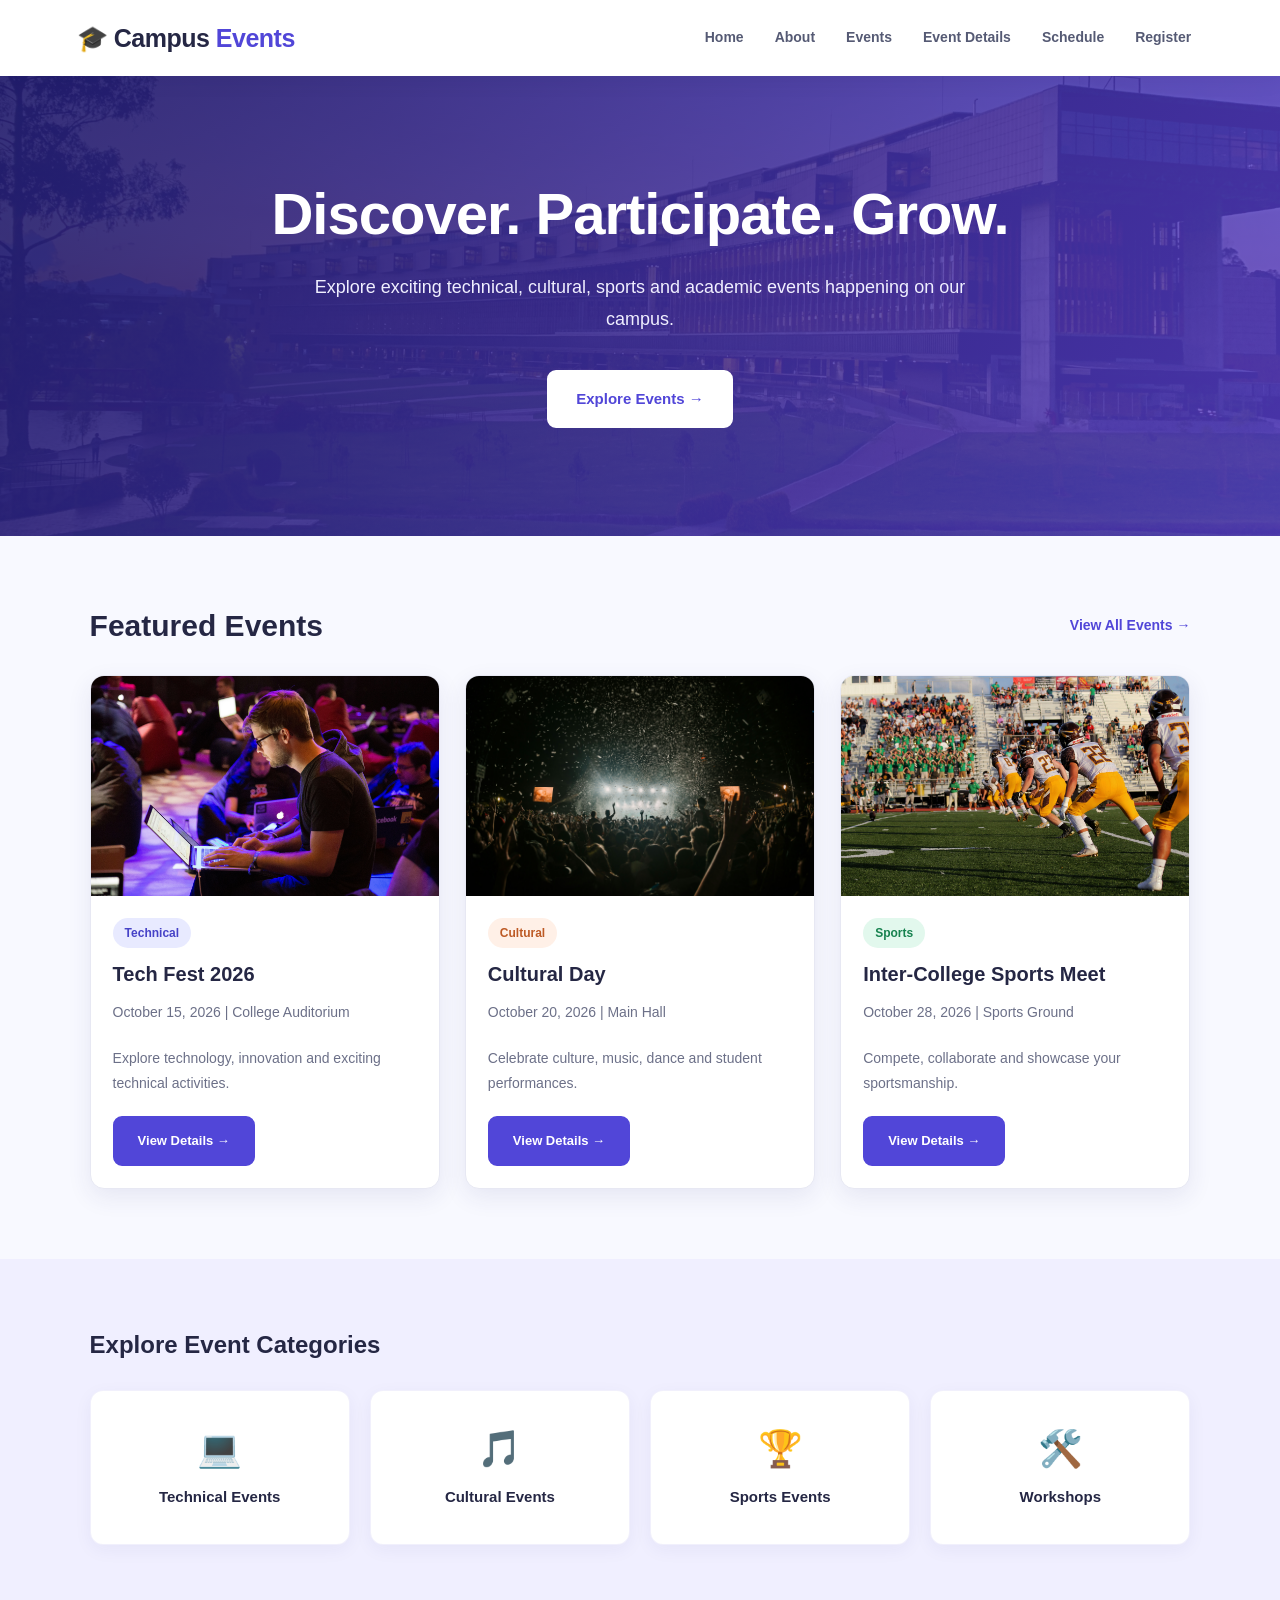
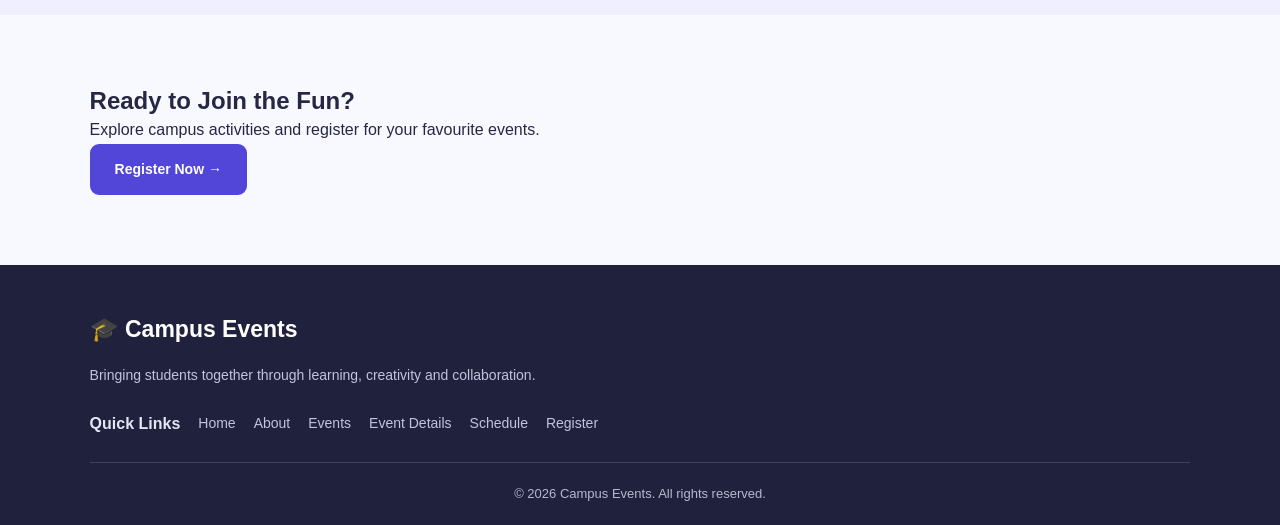
<file: index.html>
<!DOCTYPE html>
<html lang="en">
<head>
    <meta charset="UTF-8">
    <meta name="viewport" content="width=device-width, initial-scale=1.0">
    <title>Campus Events | Home</title>
    <link rel="stylesheet" href="./style.css">
</head>
<body>

<header class="navbar">
    <a href="./index.html" class="logo">🎓 Campus <span>Events</span></a>

    <nav class="nav-links">
        <a href="./index.html">Home</a>
        <a href="./about.html">About</a>
        <a href="./event.html">Events</a>
        <a href="./eventdetails.html">Event Details</a>
        <a href="./schedule.html">Schedule</a>
        <a href="./register.html">Register</a>
    </nav>
</header>

<main>
    <section class="hero">
        <div class="hero-content">
            <h1>Discover. Participate. Grow.</h1>
            <p>Explore exciting technical, cultural, sports and academic events happening on our campus.</p>
            <a href="./event.html" class="btn">Explore Events →</a>
        </div>
    </section>

    <section class="section">
        <div class="section-heading">
            <h2>Featured Events</h2>
            <a href="./event.html" class="view-all">View All Events →</a>
        </div>

        <div class="event-grid">
            <article class="event-card">
                <img src="./images/tech.jpg" alt="Tech Fest" class="event-image">
                <div class="event-content">
                    <span class="tag technical">Technical</span>
                    <h3>Tech Fest 2026</h3>
                    <p>October 15, 2026 | College Auditorium</p>
                    <p>Explore technology, innovation and exciting technical activities.</p>
                    <a href="./eventdetails.html" class="btn">View Details →</a>
                </div>
            </article>

            <article class="event-card">
                <img src="./images/cultural.jpg" alt="Cultural Day" class="event-image">
                <div class="event-content">
                    <span class="tag cultural">Cultural</span>
                    <h3>Cultural Day</h3>
                    <p>October 20, 2026 | Main Hall</p>
                    <p>Celebrate culture, music, dance and student performances.</p>
                    <a href="./eventdetails.html" class="btn">View Details →</a>
                </div>
            </article>

            <article class="event-card">
                <img src="./images/sport.jpg" alt="Sports Meet" class="event-image">
                <div class="event-content">
                    <span class="tag sports">Sports</span>
                    <h3>Inter-College Sports Meet</h3>
                    <p>October 28, 2026 | Sports Ground</p>
                    <p>Compete, collaborate and showcase your sportsmanship.</p>
                    <a href="./eventdetails.html" class="btn">View Details →</a>
                </div>
            </article>
        </div>
    </section>

    <section class="section categories-section">
        <h2>Explore Event Categories</h2>
        <div class="category-grid">
            <a href="./event.html" class="category technical-bg">
                <span class="category-icon">💻</span>
                <span>Technical Events</span>
            </a>
            <a href="./event.html" class="category cultural-bg">
                <span class="category-icon">🎵</span>
                <span>Cultural Events</span>
            </a>
            <a href="./event.html" class="category sports-bg">
                <span class="category-icon">🏆</span>
                <span>Sports Events</span>
            </a>
            <a href="./event.html" class="category workshop-bg">
                <span class="category-icon">🛠️</span>
                <span>Workshops</span>
            </a>
        </div>
    </section>

    <section class="section">
        <h2>Ready to Join the Fun?</h2>
        <p>Explore campus activities and register for your favourite events.</p>
        <a href="./register.html" class="btn">Register Now →</a>
    </section>
</main>

<footer class="footer">
    <div class="footer-about">
        <h3>🎓 Campus Events</h3>
        <p>Bringing students together through learning, creativity and collaboration.</p>
    </div>

    <div class="footer-links">
        <h4>Quick Links</h4>
        <a href="./index.html">Home</a>
        <a href="./about.html">About</a>
        <a href="./event.html">Events</a>
        <a href="./eventdetails.html">Event Details</a>
        <a href="./schedule.html">Schedule</a>
        <a href="./register.html">Register</a>
    </div>

    <div class="copyright">
        &copy; 2026 Campus Events. All rights reserved.
    </div>
</footer>

</body>
</html>
</file>
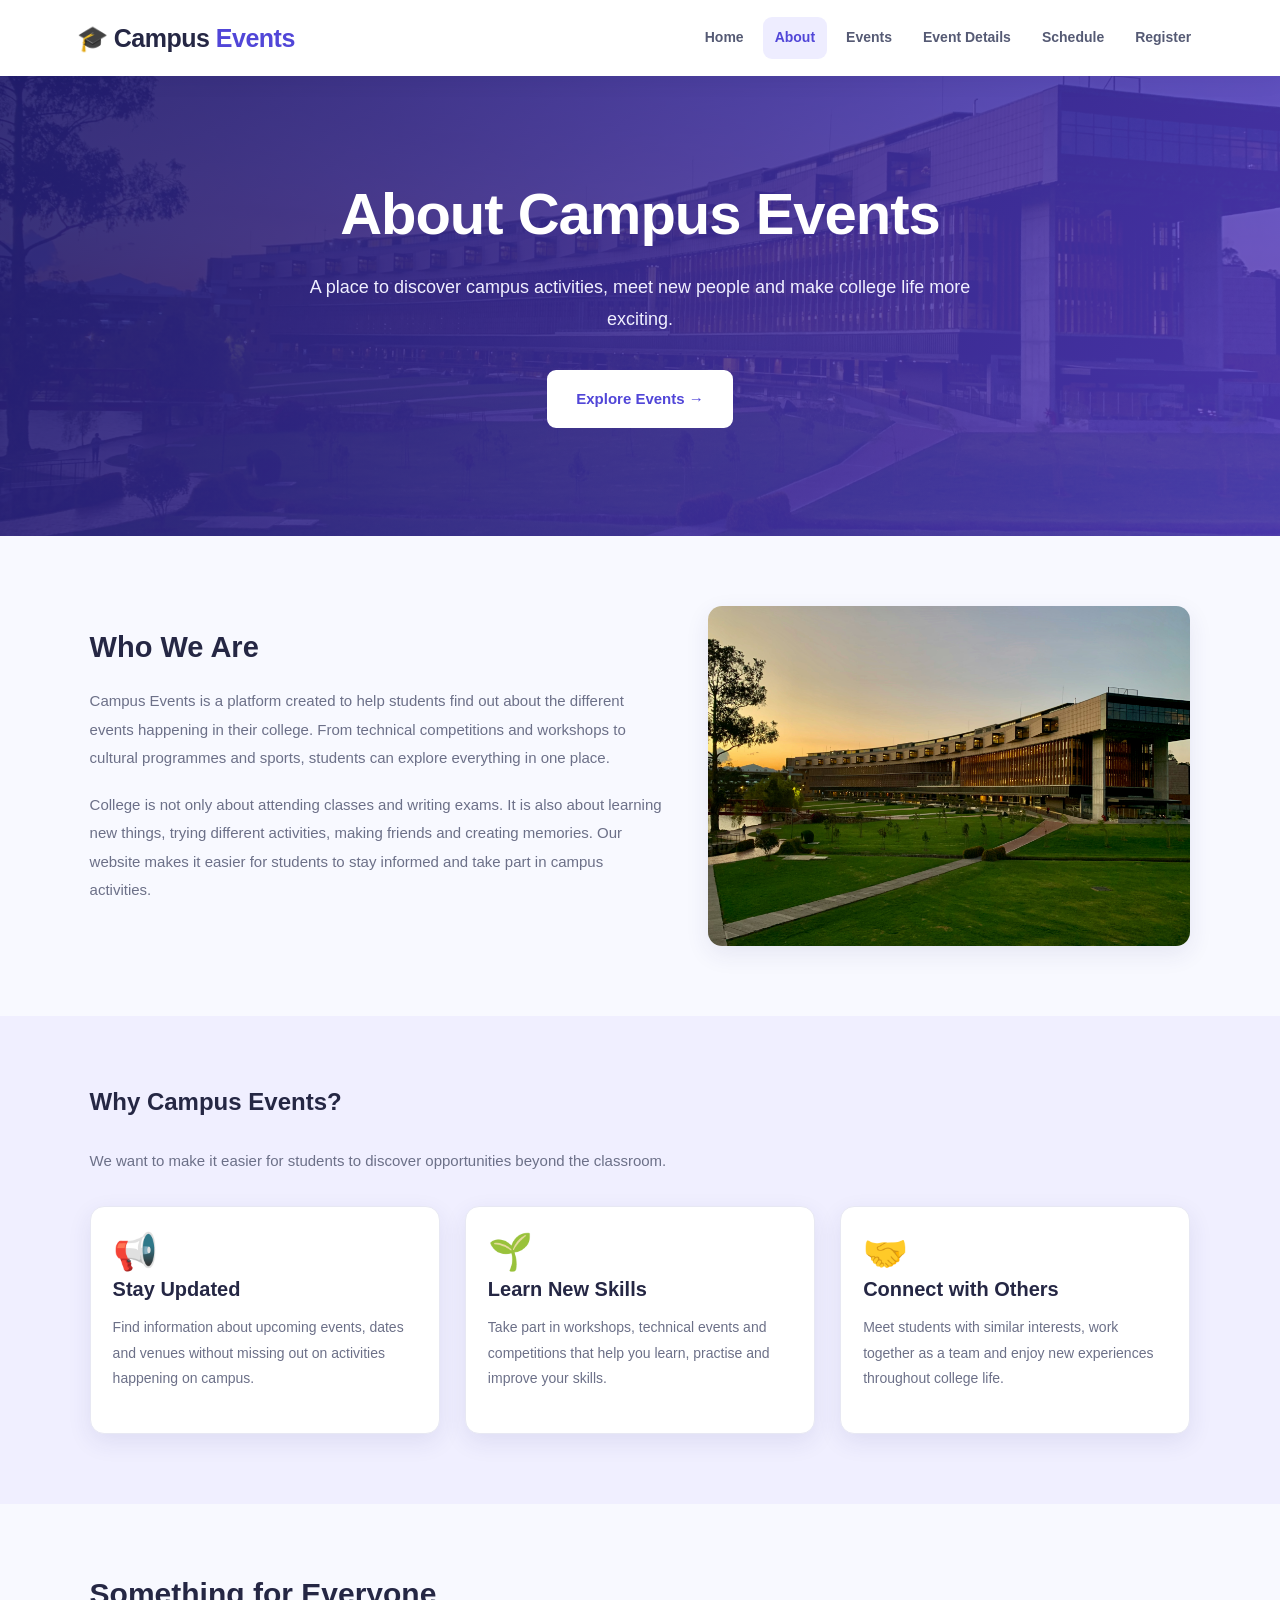
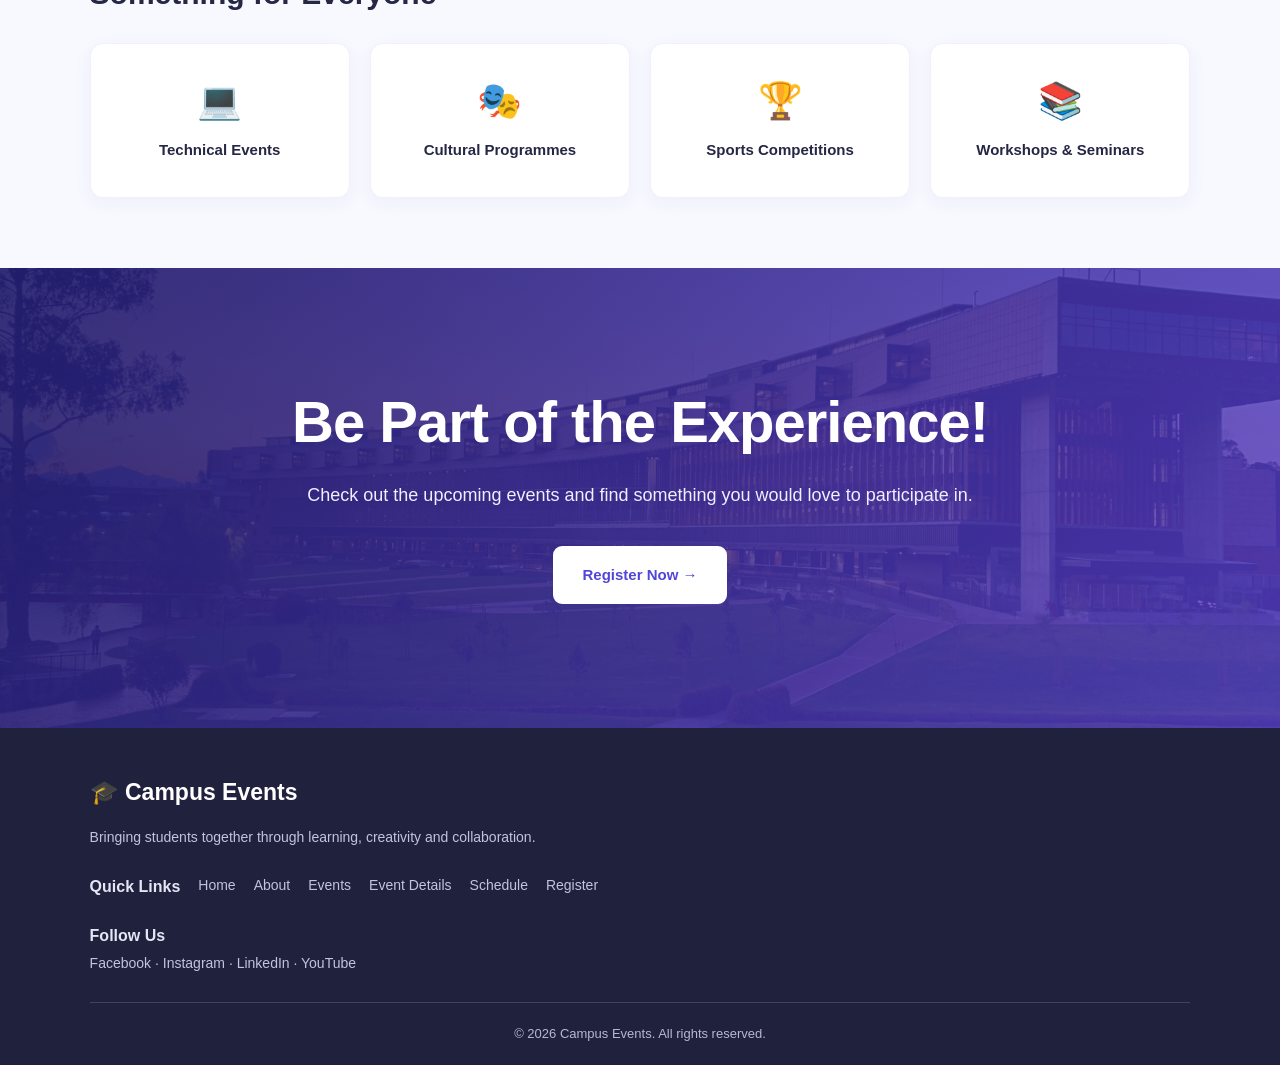
<file: about.html>
<!DOCTYPE html>
<html lang="en">

<head>
    <meta charset="UTF-8">
    <meta name="viewport" content="width=device-width, initial-scale=1.0">

    <title>Campus Events | About Us</title>

    <link rel="stylesheet" href="style.css">
</head>

<body>

    <!-- Navigation Bar -->

    <header class="navbar">

        <a href="index.html" class="logo">
            🎓 Campus <span>Events</span>
        </a>

        <nav class="nav-links">
            <a href="index.html">Home</a>
            <a href="about.html" class="active">About</a>
            <a href="event.html">Events</a>
            <a href="eventdetails.html">Event Details</a>
            <a href="schedule.html">Schedule</a>
            <a href="register.html">Register</a>
        </nav>

    </header>


    <!-- About Banner -->

    <section class="hero">

        <div class="hero-content">

            <h1>About Campus Events</h1>

            <p>
                A place to discover campus activities, meet new people
                and make college life more exciting.
            </p>

            <a href="event.html" class="btn">
                Explore Events →
            </a>

        </div>

    </section>


    <!-- About Us Section -->

    <main>

        <section class="section">

            <div class="about-content">

                <div class="about-text">

                    <h2>Who We Are</h2>

                    <p>
                        Campus Events is a platform created to help students
                        find out about the different events happening in
                        their college. From technical competitions and
                        workshops to cultural programmes and sports,
                        students can explore everything in one place.
                    </p>

                    <p>
                        College is not only about attending classes and
                        writing exams. It is also about learning new things,
                        trying different activities, making friends and
                        creating memories. Our website makes it easier for
                        students to stay informed and take part in campus
                        activities.
                    </p>

                </div>

                <div class="about-image">

                    <img src="images/campus.jpg"
                         alt="Students and campus activities">

                </div>

            </div>

        </section>


        <!-- Our Purpose -->

        <section class="section categories-section">

            <h2>Why Campus Events?</h2>

            <p class="about-intro">
                We want to make it easier for students to discover
                opportunities beyond the classroom.
            </p>

            <div class="event-grid">

                <article class="event-card">

                    <div class="event-content">

                        <span class="category-icon">📢</span>

                        <h3>Stay Updated</h3>

                        <p>
                            Find information about upcoming events,
                            dates and venues without missing out
                            on activities happening on campus.
                        </p>

                    </div>

                </article>


                <article class="event-card">

                    <div class="event-content">

                        <span class="category-icon">🌱</span>

                        <h3>Learn New Skills</h3>

                        <p>
                            Take part in workshops, technical events
                            and competitions that help you learn,
                            practise and improve your skills.
                        </p>

                    </div>

                </article>


                <article class="event-card">

                    <div class="event-content">

                        <span class="category-icon">🤝</span>

                        <h3>Connect with Others</h3>

                        <p>
                            Meet students with similar interests,
                            work together as a team and enjoy
                            new experiences throughout college life.
                        </p>

                    </div>

                </article>

            </div>

        </section>


        <!-- Types of Events -->

        <section class="section">

            <div class="section-heading">

                <h2>Something for Everyone</h2>

            </div>

            <div class="category-grid">

                <a href="event.html" class="category technical-bg">

                    <span class="category-icon">💻</span>

                    <span>Technical Events</span>

                </a>


                <a href="event.html" class="category cultural-bg">

                    <span class="category-icon">🎭</span>

                    <span>Cultural Programmes</span>

                </a>


                <a href="event.html" class="category sports-bg">

                    <span class="category-icon">🏆</span>

                    <span>Sports Competitions</span>

                </a>


                <a href="event.html" class="category workshop-bg">

                    <span class="category-icon">📚</span>

                    <span>Workshops &amp; Seminars</span>

                </a>

            </div>

        </section>


        <!-- Call to Action -->

        <section class="hero">

            <div class="hero-content">

                <h1>Be Part of the Experience!</h1>

                <p>
                    Check out the upcoming events and find something
                    you would love to participate in.
                </p>

                <a href="register.html" class="btn">
                    Register Now →
                </a>

            </div>

        </section>

    </main>


    <!-- Footer -->

    <footer class="footer">

        <div class="footer-about">

            <h3>🎓 Campus Events</h3>

            <p>
                Bringing students together through learning,
                creativity and collaboration.
            </p>

        </div>


        <div class="footer-links">

            <h4>Quick Links</h4>

            <a href="index.html">Home</a>
            <a href="about.html">About</a>
            <a href="event.html">Events</a>
            <a href="eventdetails.html">Event Details</a>
            <a href="schedule.html">Schedule</a>
            <a href="register.html">Register</a>

        </div>


        <div class="footer-social">

            <h4>Follow Us</h4>

            <p>
                Facebook · Instagram · LinkedIn · YouTube
            </p>

        </div>


        <div class="copyright">

            © 2026 Campus Events. All rights reserved.

        </div>

    </footer>

</body>

</html>
</file>
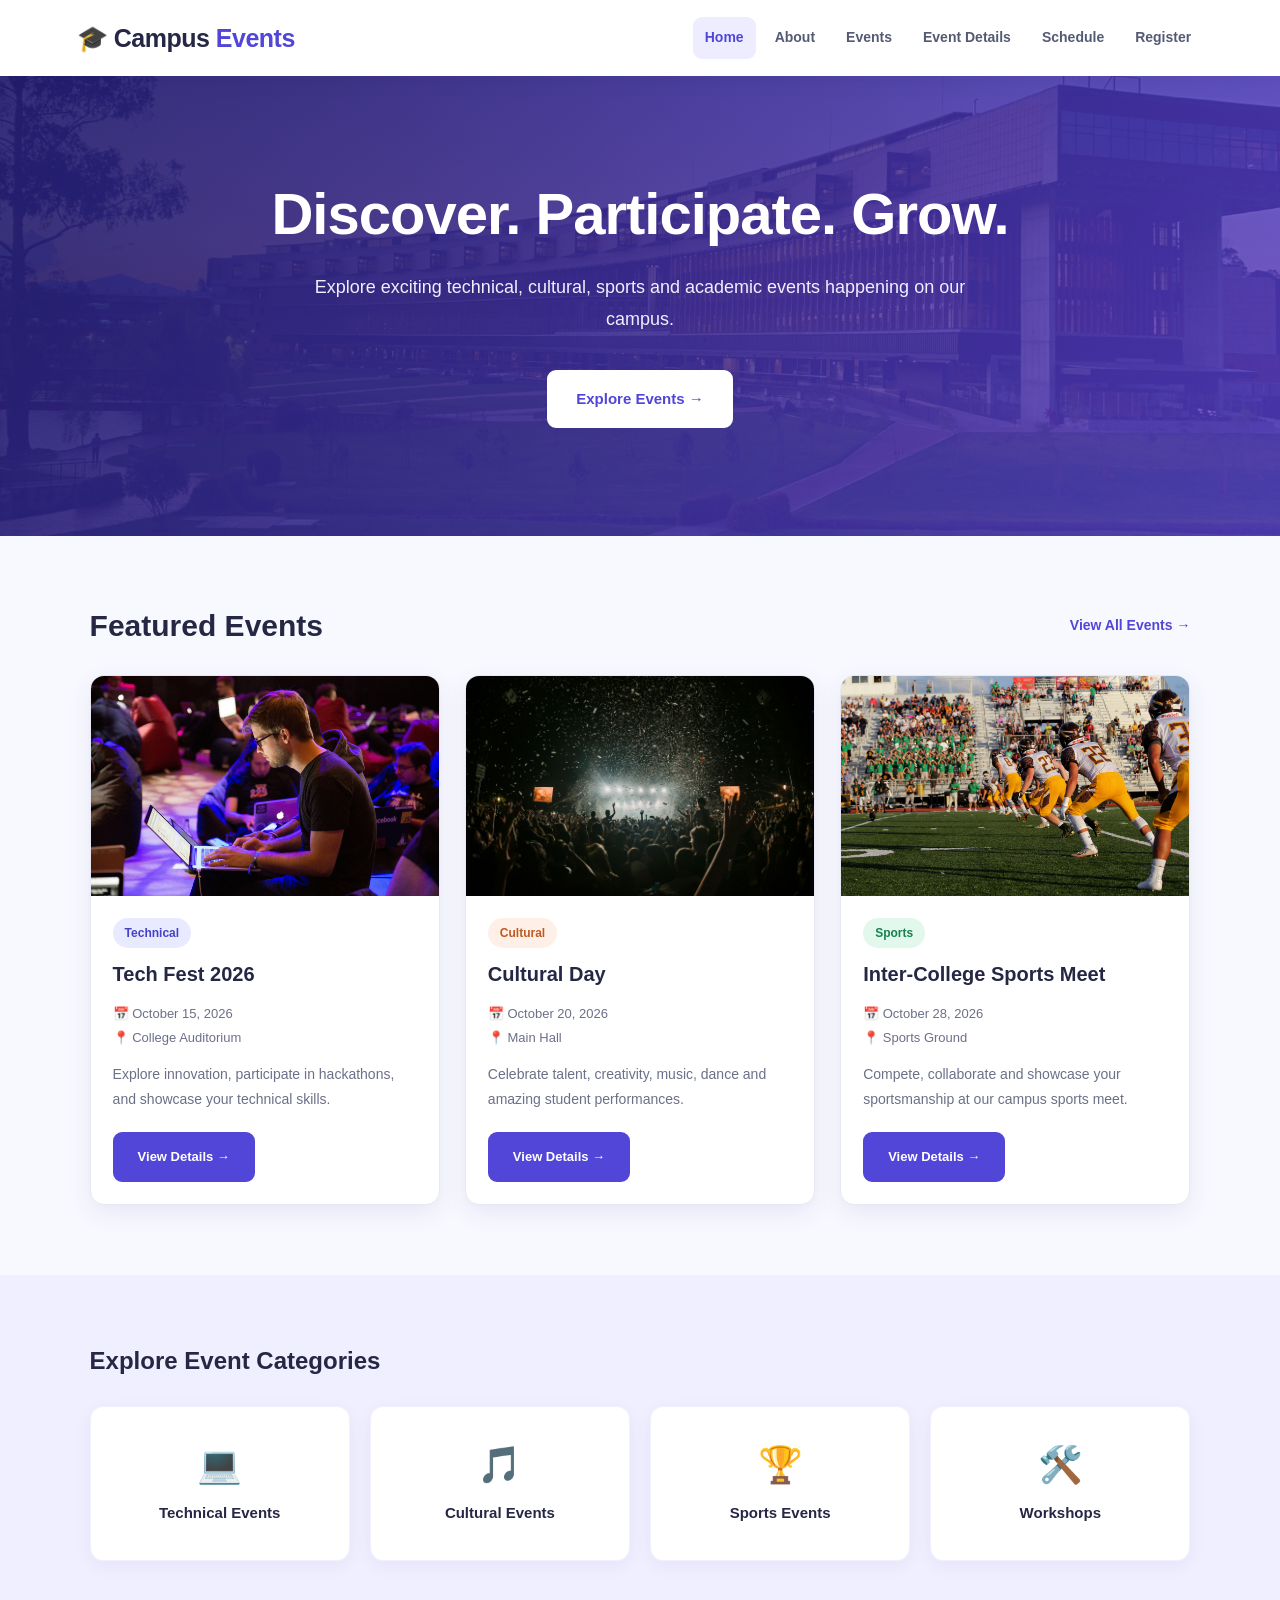
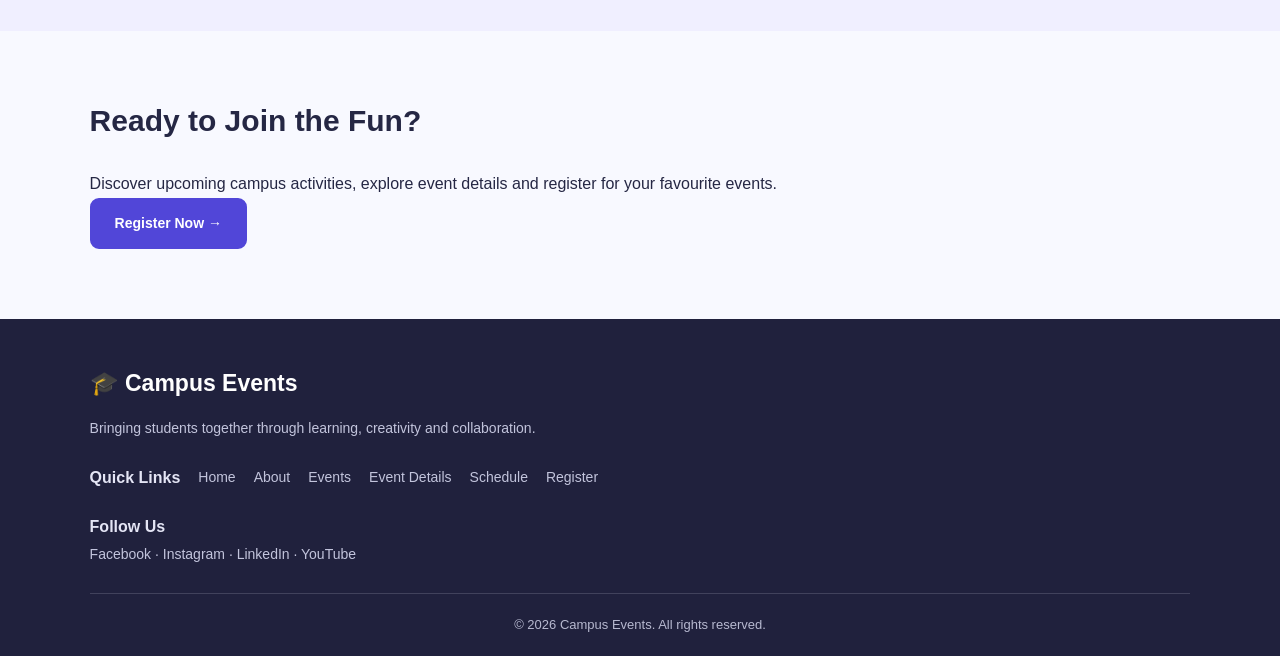
<file: event.html>
<!DOCTYPE html>
<html lang="en">

<head>
    <meta charset="UTF-8">
    <meta name="viewport" content="width=device-width, initial-scale=1.0">
    <title>Campus Events | Home</title>
    <link rel="stylesheet" href="style.css">
</head>

<body>

    <!-- NAVIGATION BAR -->
    <header class="navbar">

        <a href="index.html" class="logo">
            🎓 Campus <span>Events</span>
        </a>

        <nav class="nav-links">
            <a href="index.html" class="active">Home</a>
            <a href="about.html">About</a>
            <a href="event.html">Events</a>
            <a href="eventdetails.html">Event Details</a>
            <a href="schedule.html">Schedule</a>
            <a href="register.html">Register</a>
        </nav>

    </header>

    <main>

        <!-- HERO SECTION -->
        <section class="hero">
            <div class="hero-content">

                <h1>Discover. Participate. Grow.</h1>

                <p>
                    Explore exciting technical, cultural, sports and
                    academic events happening on our campus.
                </p>

                <a href="event.html" class="btn">
                    Explore Events →
                </a>

            </div>
        </section>

        <!-- FEATURED EVENTS -->
        <section class="section">

            <div class="section-heading">
                <h2>Featured Events</h2>

                <a href="event.html" class="view-all">
                    View All Events →
                </a>
            </div>

            <div class="event-grid">

                <!-- TECH FEST -->
                <article class="event-card">

                    <img src="images/tech.jpg"
                         alt="Technical conference"
                         class="event-image">

                    <div class="event-content">

                        <span class="tag technical">Technical</span>

                        <h3>Tech Fest 2026</h3>

                        <div class="event-meta">
                            <span>📅 October 15, 2026</span>
                            <span>📍 College Auditorium</span>
                        </div>

                        <p>
                            Explore innovation, participate in hackathons,
                            and showcase your technical skills.
                        </p>

                        <a href="event.html" class="btn">
                            View Details →
                        </a>

                    </div>
                </article>

                <!-- CULTURAL DAY -->
                <article class="event-card">

                    <img src="images/cultural.jpg"
                         alt="Cultural music and dance performance"
                         class="event-image">

                    <div class="event-content">

                        <span class="tag cultural">Cultural</span>

                        <h3>Cultural Day</h3>

                        <div class="event-meta">
                            <span>📅 October 20, 2026</span>
                            <span>📍 Main Hall</span>
                        </div>

                        <p>
                            Celebrate talent, creativity, music, dance
                            and amazing student performances.
                        </p>

                        <a href="event.html" class="btn">
                            View Details →
                        </a>

                    </div>
                </article>

                <!-- SPORTS MEET -->
                <article class="event-card">

                    <img src="images/sport.jpg"
                         alt="Outdoor sports competition"
                         class="event-image">

                    <div class="event-content">

                        <span class="tag sports">Sports</span>

                        <h3>Inter-College Sports Meet</h3>

                        <div class="event-meta">
                            <span>📅 October 28, 2026</span>
                            <span>📍 Sports Ground</span>
                        </div>

                        <p>
                            Compete, collaborate and showcase your
                            sportsmanship at our campus sports meet.
                        </p>

                        <a href="event.html" class="btn">
                            View Details →
                        </a>

                    </div>
                </article>

            </div>
        </section>

        <!-- EVENT CATEGORIES -->
        <section class="section categories-section">

            <h2>Explore Event Categories</h2>

            <div class="category-grid">

                <a href="event.html" class="category technical-bg">
                    <span class="category-icon">💻</span>
                    <span>Technical Events</span>
                </a>

                <a href="event.html" class="category cultural-bg">
                    <span class="category-icon">🎵</span>
                    <span>Cultural Events</span>
                </a>

                <a href="event.html" class="category sports-bg">
                    <span class="category-icon">🏆</span>
                    <span>Sports Events</span>
                </a>

                <a href="event.html" class="category workshop-bg">
                    <span class="category-icon">🛠️</span>
                    <span>Workshops</span>
                </a>

            </div>
        </section>

        <!-- CALL TO ACTION -->
        <section class="section">

            <div class="section-heading">
                <h2>Ready to Join the Fun?</h2>
            </div>

            <p>
                Discover upcoming campus activities, explore event details
                and register for your favourite events.
            </p>

            <a href="register.html" class="btn">
                Register Now →
            </a>

        </section>

    </main>

    <!-- FOOTER -->
    <footer class="footer">

        <div class="footer-about">

            <h3>🎓 Campus Events</h3>

            <p>
                Bringing students together through learning,
                creativity and collaboration.
            </p>

        </div>

        <div class="footer-links">

            <h4>Quick Links</h4>

            <a href="index.html">Home</a>
            <a href="about.html">About</a>
            <a href="event.html">Events</a>
            <a href="eventdetails.html">Event Details</a>
            <a href="schedule.html">Schedule</a>
            <a href="register.html">Register</a>

        </div>

        <div class="footer-social">

            <h4>Follow Us</h4>

            <p>Facebook · Instagram · LinkedIn · YouTube</p>

        </div>

        <div class="copyright">
            &copy; 2026 Campus Events. All rights reserved.
        </div>

    </footer>

</body>
</html>
</file>
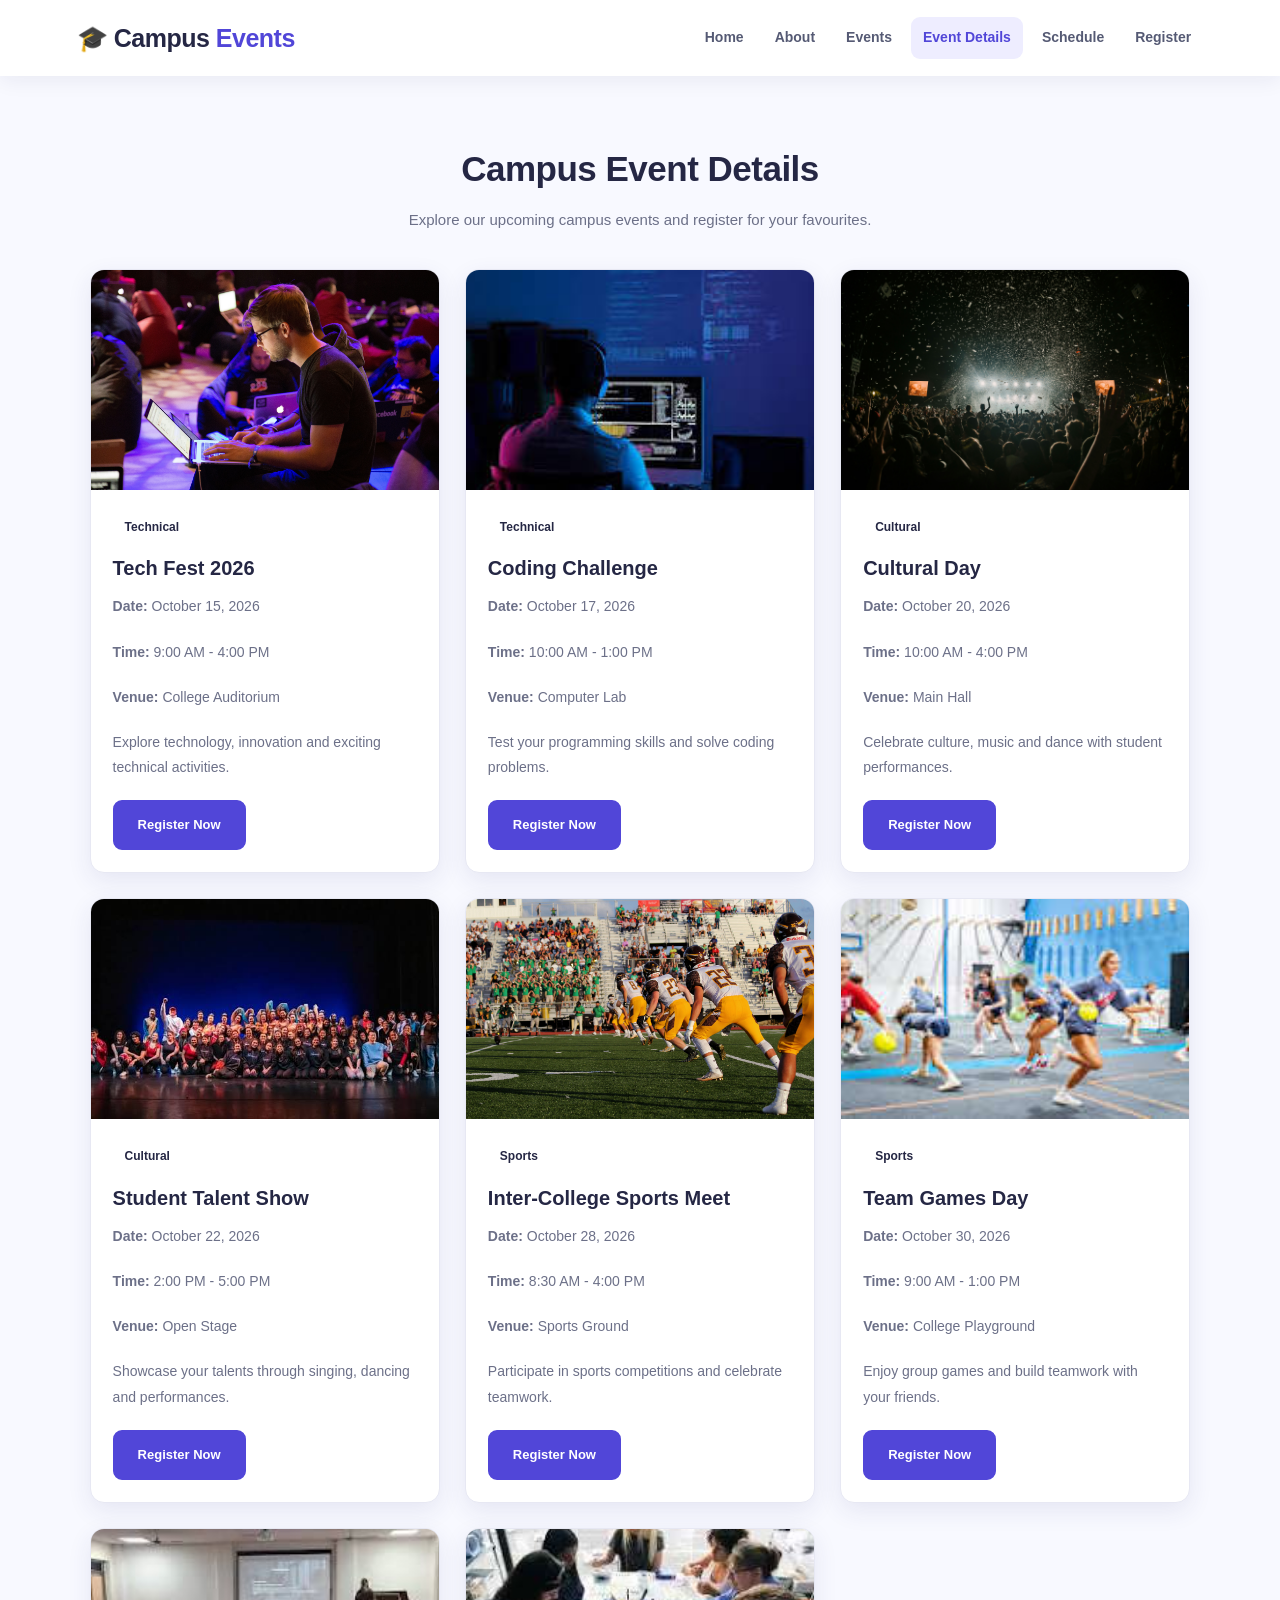
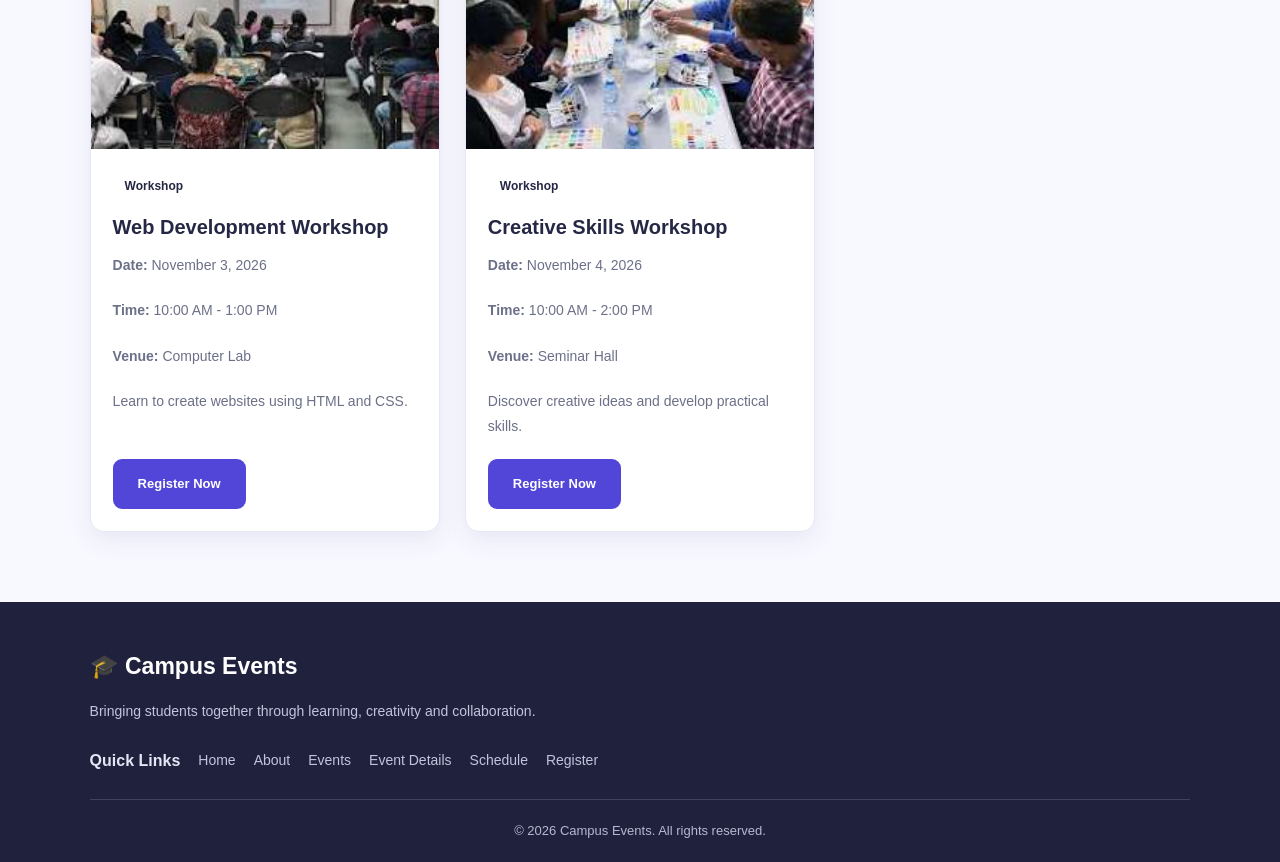
<file: eventdetails.html>
<!DOCTYPE html>
<html lang="en">
<head>
    <meta charset="UTF-8">
    <meta name="viewport" content="width=device-width, initial-scale=1.0">
    <title>Event Details | Campus Events</title>
    <link rel="stylesheet" href="./style.css">
</head>
<body>

    <header class="navbar">
        <a href="./index.html" class="logo">
            🎓 Campus <span>Events</span>
        </a>

        <nav class="nav-links">
            <a href="./index.html">Home</a>
            <a href="./about.html">About</a>
            <a href="./event.html">Events</a>
            <a href="./eventdetails.html" class="active">Event Details</a>
            <a href="./schedule.html">Schedule</a>
            <a href="./register.html">Register</a>
        </nav>
    </header>

    <main>
        <section class="section">
            <h1 class="section-title">Campus Event Details</h1>
            <p class="section-description">
                Explore our upcoming campus events and register for your favourites.
            </p>

            <div class="event-grid">

                <article class="event-card">
                    <img src="./images/tech.jpg" alt="Tech Fest" class="event-image">
                    <div class="event-content">
                        <span class="tag">Technical</span>
                        <h3>Tech Fest 2026</h3>
                        <p><strong>Date:</strong> October 15, 2026</p>
                        <p><strong>Time:</strong> 9:00 AM - 4:00 PM</p>
                        <p><strong>Venue:</strong> College Auditorium</p>
                        <p>Explore technology, innovation and exciting technical activities.</p>
                        <a href="./register.html" class="btn">Register Now</a>
                    </div>
                </article>

                <article class="event-card">
                    <img src="./images/coding.jpg" alt="Coding Challenge" class="event-image">
                    <div class="event-content">
                        <span class="tag">Technical</span>
                        <h3>Coding Challenge</h3>
                        <p><strong>Date:</strong> October 17, 2026</p>
                        <p><strong>Time:</strong> 10:00 AM - 1:00 PM</p>
                        <p><strong>Venue:</strong> Computer Lab</p>
                        <p>Test your programming skills and solve coding problems.</p>
                        <a href="./register.html" class="btn">Register Now</a>
                    </div>
                </article>

                <article class="event-card">
                    <img src="./images/cultural.jpg" alt="Cultural Day" class="event-image">
                    <div class="event-content">
                        <span class="tag">Cultural</span>
                        <h3>Cultural Day</h3>
                        <p><strong>Date:</strong> October 20, 2026</p>
                        <p><strong>Time:</strong> 10:00 AM - 4:00 PM</p>
                        <p><strong>Venue:</strong> Main Hall</p>
                        <p>Celebrate culture, music and dance with student performances.</p>
                        <a href="./register.html" class="btn">Register Now</a>
                    </div>
                </article>

                <article class="event-card">
                    <img src="./images/talent.jpg" alt="Student Talent Show" class="event-image">
                    <div class="event-content">
                        <span class="tag">Cultural</span>
                        <h3>Student Talent Show</h3>
                        <p><strong>Date:</strong> October 22, 2026</p>
                        <p><strong>Time:</strong> 2:00 PM - 5:00 PM</p>
                        <p><strong>Venue:</strong> Open Stage</p>
                        <p>Showcase your talents through singing, dancing and performances.</p>
                        <a href="./register.html" class="btn">Register Now</a>
                    </div>
                </article>

                <article class="event-card">
                    <img src="./images/sport.jpg" alt="Sports Meet" class="event-image">
                    <div class="event-content">
                        <span class="tag">Sports</span>
                        <h3>Inter-College Sports Meet</h3>
                        <p><strong>Date:</strong> October 28, 2026</p>
                        <p><strong>Time:</strong> 8:30 AM - 4:00 PM</p>
                        <p><strong>Venue:</strong> Sports Ground</p>
                        <p>Participate in sports competitions and celebrate teamwork.</p>
                        <a href="./register.html" class="btn">Register Now</a>
                    </div>
                </article>

                <article class="event-card">
                    <img src="./images/teamgames.jpg" alt="Team Games Day" class="event-image">
                    <div class="event-content">
                        <span class="tag">Sports</span>
                        <h3>Team Games Day</h3>
                        <p><strong>Date:</strong> October 30, 2026</p>
                        <p><strong>Time:</strong> 9:00 AM - 1:00 PM</p>
                        <p><strong>Venue:</strong> College Playground</p>
                        <p>Enjoy group games and build teamwork with your friends.</p>
                        <a href="./register.html" class="btn">Register Now</a>
                    </div>
                </article>

                <article class="event-card">
                    <img src="./images/workshop.jpg" alt="Web Development Workshop" class="event-image">
                    <div class="event-content">
                        <span class="tag">Workshop</span>
                        <h3>Web Development Workshop</h3>
                        <p><strong>Date:</strong> November 3, 2026</p>
                        <p><strong>Time:</strong> 10:00 AM - 1:00 PM</p>
                        <p><strong>Venue:</strong> Computer Lab</p>
                        <p>Learn to create websites using HTML and CSS.</p>
                        <a href="./register.html" class="btn">Register Now</a>
                    </div>
                </article>

                <article class="event-card">
                    <img src="./images/creativework.jpg" alt="Creative Skills Workshop" class="event-image">
                    <div class="event-content">
                        <span class="tag">Workshop</span>
                        <h3>Creative Skills Workshop</h3>
                        <p><strong>Date:</strong> November 4, 2026</p>
                        <p><strong>Time:</strong> 10:00 AM - 2:00 PM</p>
                        <p><strong>Venue:</strong> Seminar Hall</p>
                        <p>Discover creative ideas and develop practical skills.</p>
                        <a href="./register.html" class="btn">Register Now</a>
                    </div>
                </article>

            </div>
        </section>
    </main>

    <footer class="footer">
        <div class="footer-about">
            <h3>🎓 Campus Events</h3>
            <p>Bringing students together through learning, creativity and collaboration.</p>
        </div>

        <div class="footer-links">
            <h4>Quick Links</h4>
            <a href="./index.html">Home</a>
            <a href="./about.html">About</a>
            <a href="./event.html">Events</a>
            <a href="./eventdetails.html">Event Details</a>
            <a href="./schedule.html">Schedule</a>
            <a href="./register.html">Register</a>
        </div>

        <div class="copyright">
            &copy; 2026 Campus Events. All rights reserved.
        </div>
    </footer>

</body>
</html>
</file>
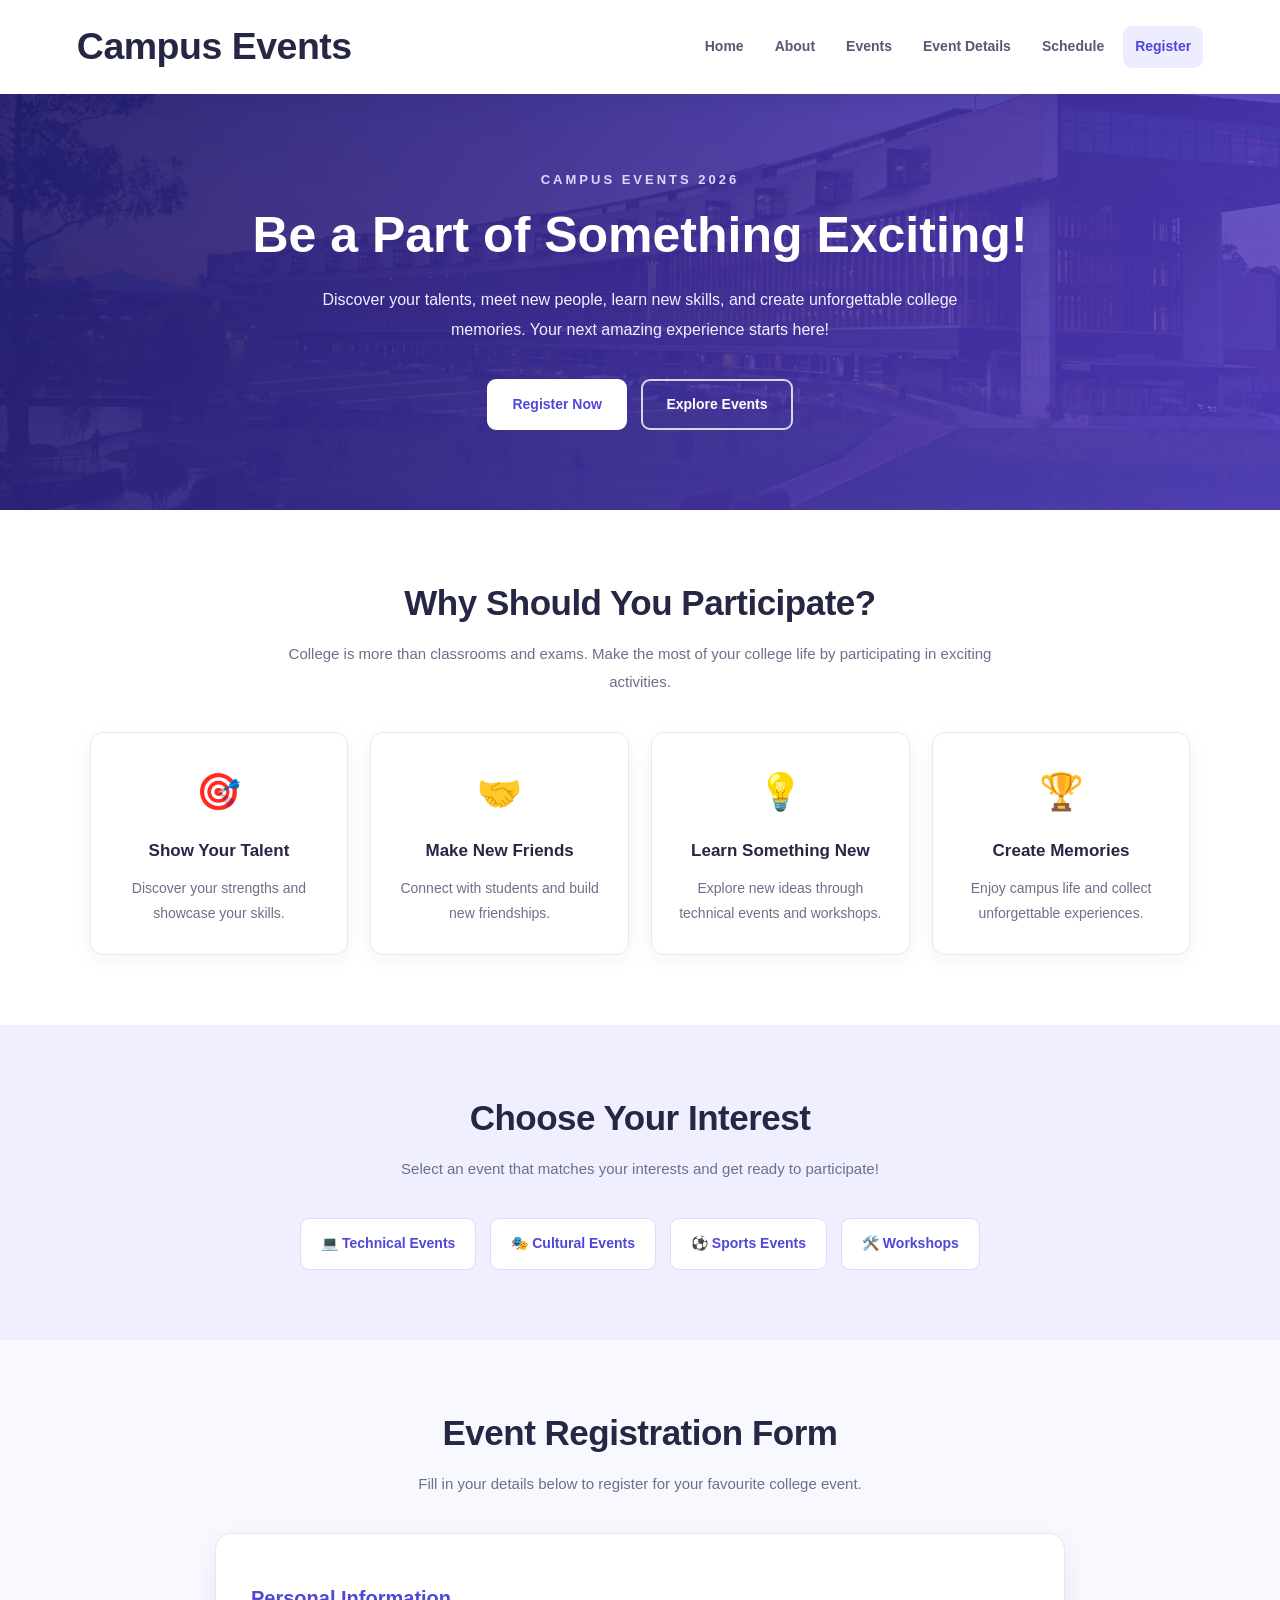
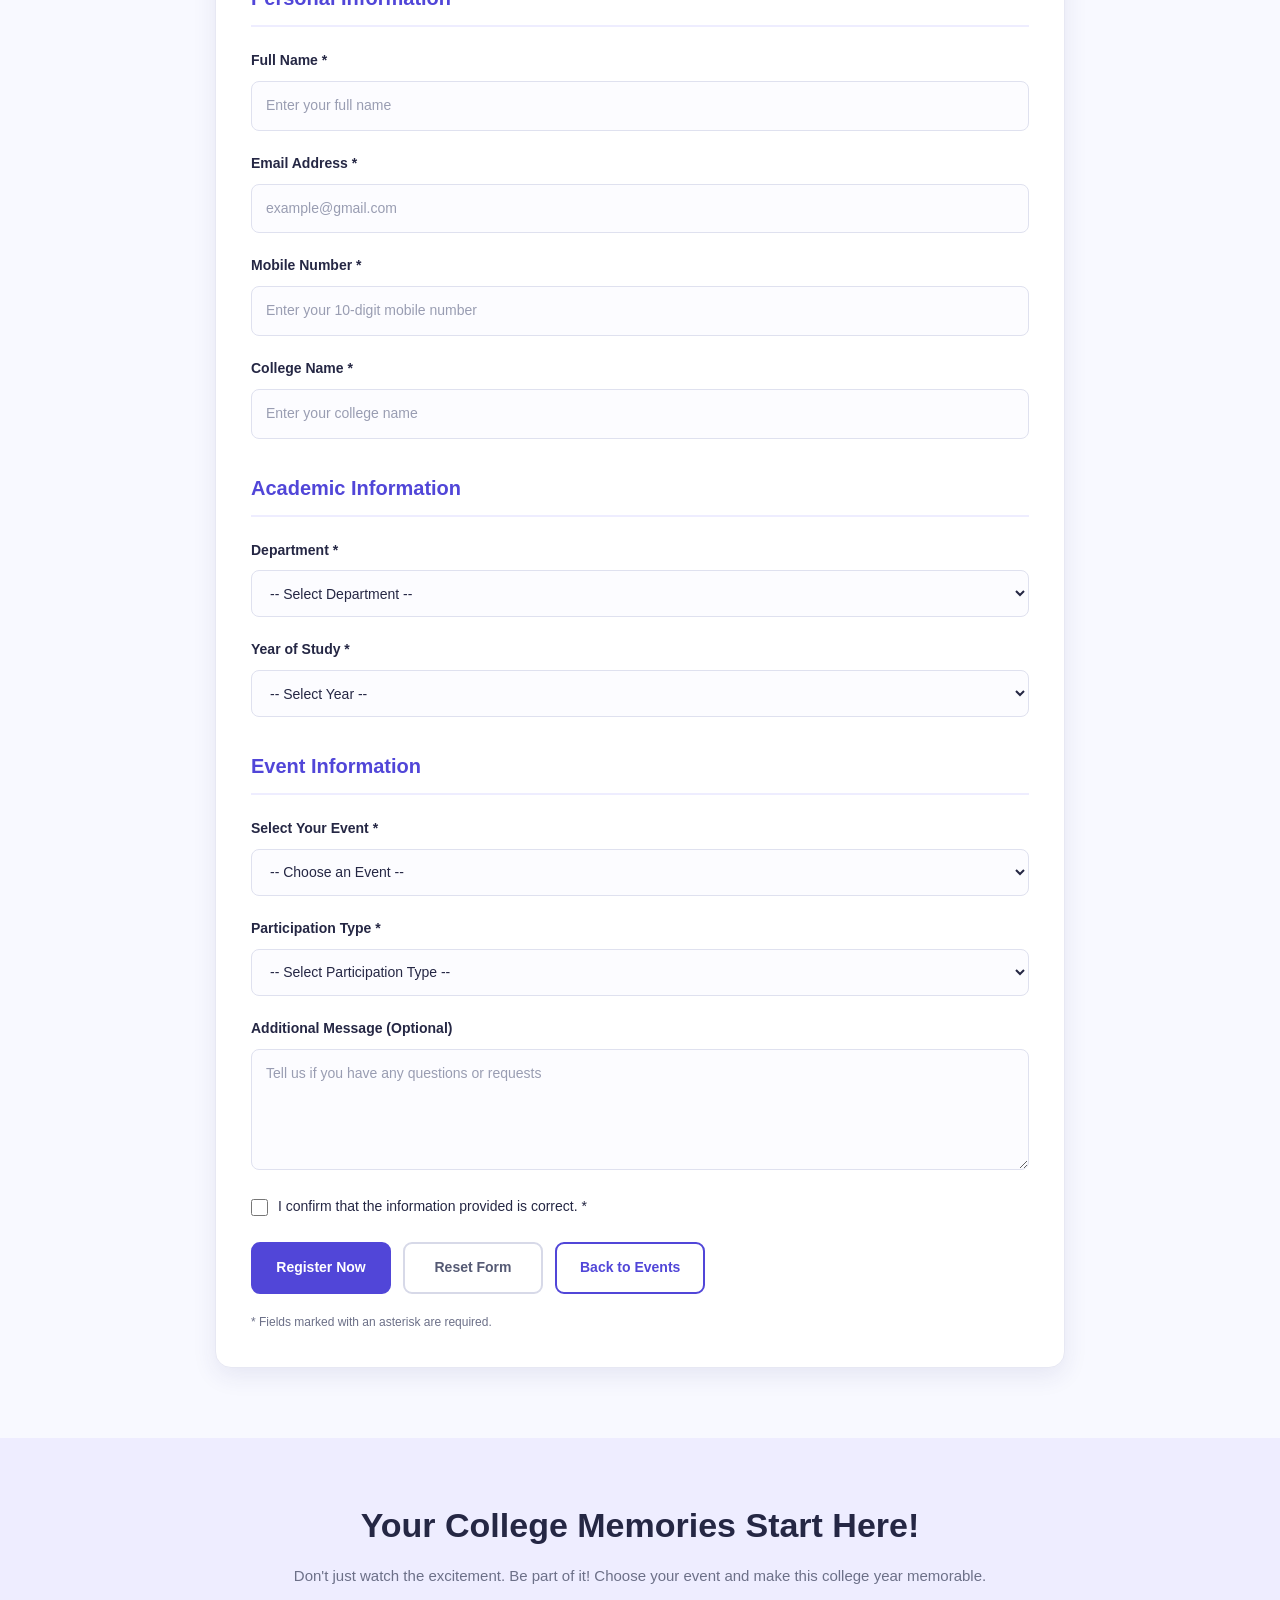
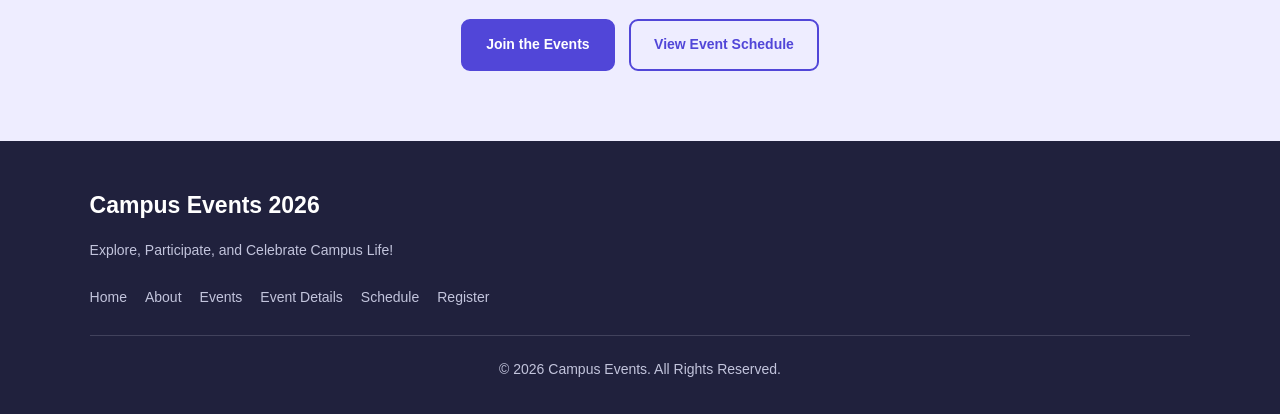
<file: register.html>
<!DOCTYPE html>
<html lang="en">
<head>
    <meta charset="UTF-8">
    <meta name="viewport" content="width=device-width, initial-scale=1.0">
    <title>Register for Events | Campus Events </title>
    <link rel="stylesheet" href="style.css">
</head>

<body>

    <!-- Navigation Bar -->
    <header class="navbar">
        <div class="logo">
            <h2>Campus Events</h2>
        </div>

        <nav>
            <ul class="nav-links">
                <li><a href="index.html">Home</a></li>
                <li><a href="about.html">About</a></li>
                <li><a href="event.html">Events</a></li>
                <li><a href="eventdetails.html">Event Details</a></li>
                <li><a href="schedule.html">Schedule</a></li>
                <li><a href="register.html" class="active">Register</a></li>
            </ul>
        </nav>
    </header>

    <!-- Registration Hero Section -->
    <section class="registration-hero">
        <div class="registration-hero-content">
            <p class="hero-label">CAMPUS EVENTS 2026</p>

            <h1>Be a Part of Something Exciting!</h1>

            <p>
                Discover your talents, meet new people, learn new skills,
                and create unforgettable college memories.
                Your next amazing experience starts here!
            </p>

            <a href="#registration-form" class="btn">Register Now</a>
            <a href="event.html" class="btn secondary-btn">Explore Events</a>
        </div>
    </section>

    <!-- Why Register Section -->
    <section class="section benefits-section">
        <h2 class="section-title">Why Should You Participate?</h2>

        <p class="section-description">
            College is more than classrooms and exams. Make the most
            of your college life by participating in exciting activities.
        </p>

        <div class="benefits-grid">

            <div class="benefit-card">
                <div class="benefit-icon">🎯</div>
                <h3>Show Your Talent</h3>
                <p>Discover your strengths and showcase your skills.</p>
            </div>

            <div class="benefit-card">
                <div class="benefit-icon">🤝</div>
                <h3>Make New Friends</h3>
                <p>Connect with students and build new friendships.</p>
            </div>

            <div class="benefit-card">
                <div class="benefit-icon">💡</div>
                <h3>Learn Something New</h3>
                <p>Explore new ideas through technical events and workshops.</p>
            </div>

            <div class="benefit-card">
                <div class="benefit-icon">🏆</div>
                <h3>Create Memories</h3>
                <p>Enjoy campus life and collect unforgettable experiences.</p>
            </div>

        </div>
    </section>

    <!-- Event Category Buttons -->
    <section class="section category-section">
        <h2 class="section-title">Choose Your Interest</h2>

        <p class="section-description">
            Select an event that matches your interests and get ready to participate!
        </p>

        <div class="category-buttons">
            <a href="eventdetails.html" class="category-btn">💻 Technical Events</a>
            <a href="eventdetails.html" class="category-btn">🎭 Cultural Events</a>
            <a href="eventdetails.html" class="category-btn">⚽ Sports Events</a>
            <a href="eventdetails.html" class="category-btn">🛠️ Workshops</a>
        </div>
    </section>

    <!-- Registration Form Section -->
    <section class="section registration-section" id="registration-form">

        <h2 class="section-title">Event Registration Form</h2>

        <p class="section-description">
            Fill in your details below to register for your favourite college event.
        </p>

        <div class="registration-container">

            <form class="registration-form" action="#" method="post">

                <h3 class="form-heading">Personal Information</h3>

                <div class="form-group">
                    <label for="fullname">Full Name *</label>
                    <input
                        type="text"
                        id="fullname"
                        name="fullname"
                        placeholder="Enter your full name"
                        autocomplete="name"
                        required>
                </div>

                <div class="form-group">
                    <label for="email">Email Address *</label>
                    <input
                        type="email"
                        id="email"
                        name="email"
                        placeholder="example@gmail.com"
                        autocomplete="email"
                        required>
                </div>

                <div class="form-group">
                    <label for="phone">Mobile Number *</label>
                    <input
                        type="tel"
                        id="phone"
                        name="phone"
                        placeholder="Enter your 10-digit mobile number"
                        pattern="[0-9]{10}"
                        maxlength="10"
                        inputmode="numeric"
                        autocomplete="tel"
                        required>
                </div>

                <div class="form-group">
                    <label for="college">College Name *</label>
                    <input
                        type="text"
                        id="college"
                        name="college"
                        placeholder="Enter your college name"
                        required>
                </div>

                <h3 class="form-heading">Academic Information</h3>

                <div class="form-group">
                    <label for="department">Department *</label>
                    <select id="department" name="department" required>
                        <option value="">-- Select Department --</option>
                        <option value="AI and Data Science">AI and Data Science</option>
                        <option value="Computer Science">Computer Science</option>
                        <option value="Information Technology">Information Technology</option>
                        <option value="Electronics and Communication">Electronics and Communication</option>
                        <option value="Electrical and Electronics">Electrical and Electronics</option>
                        <option value="Mechanical Engineering">Mechanical Engineering</option>
                        <option value="Civil Engineering">Civil Engineering</option>
                        <option value="Other">Other</option>
                    </select>
                </div>

                <div class="form-group">
                    <label for="year">Year of Study *</label>
                    <select id="year" name="year" required>
                        <option value="">-- Select Year --</option>
                        <option value="First Year">First Year</option>
                        <option value="Second Year">Second Year</option>
                        <option value="Third Year">Third Year</option>
                        <option value="Final Year">Final Year</option>
                    </select>
                </div>

                <h3 class="form-heading">Event Information</h3>

                <div class="form-group">
                    <label for="event">Select Your Event *</label>
                    <select id="event" name="event" required>
                        <option value="">-- Choose an Event --</option>
                        <option value="Tech Fest 2026">Tech Fest 2026</option>
                        <option value="Coding Challenge">Coding Challenge</option>
                        <option value="Cultural Day">Cultural Day</option>
                        <option value="Student Talent Show">Student Talent Show</option>
                        <option value="Inter-College Sports Meet">Inter-College Sports Meet</option>
                        <option value="Team Games Day">Team Games Day</option>
                        <option value="Web Development Workshop">Web Development Workshop</option>
                        <option value="Creative Skills Workshop">Creative Skills Workshop</option>
                    </select>
                </div>

                <div class="form-group">
                    <label for="participation">Participation Type *</label>
                    <select id="participation" name="participation" required>
                        <option value="">-- Select Participation Type --</option>
                        <option value="Individual">Individual</option>
                        <option value="Team">Team</option>
                        <option value="Workshop Participant">Workshop Participant</option>
                        <option value="Audience">Audience</option>
                    </select>
                </div>

                <div class="form-group">
                    <label for="comments">Additional Message (Optional)</label>
                    <textarea
                        id="comments"
                        name="comments"
                        rows="4"
                        placeholder="Tell us if you have any questions or requests"></textarea>
                </div>

                <div class="form-group checkbox-group">
                    <input
                        type="checkbox"
                        id="confirmation"
                        name="confirmation"
                        required>

                    <label for="confirmation">
                        I confirm that the information provided is correct. *
                    </label>
                </div>

                <div class="form-buttons">
                    <button type="submit" class="btn">Register Now</button>
                    <button type="reset" class="btn reset-btn">Reset Form</button>
                    <a href="event.html" class="btn secondary-btn">Back to Events</a>
                </div>

                <p class="form-note">
                    * Fields marked with an asterisk are required.
                </p>

            </form>

        </div>
    </section>

    <!-- Call to Action Section -->
    <section class="registration-cta">
        <h2>Your College Memories Start Here!</h2>

        <p>
            Don't just watch the excitement. Be part of it!
            Choose your event and make this college year memorable.
        </p>

        <a href="#registration-form" class="btn">Join the Events</a>
        <a href="schedule.html" class="btn secondary-btn">View Event Schedule</a>
    </section>

    <!-- Footer -->
    <footer class="footer">
        <div class="footer-content">

            <h3>Campus Events 2026</h3>

            <p>Explore, Participate, and Celebrate Campus Life!</p>

            <div class="footer-links">
                <a href="index.html">Home</a>
                <a href="about.html">About</a>
                <a href="event.html">Events</a>
                <a href="eventdetails.html">Event Details</a>
                <a href="schedule.html">Schedule</a>
                <a href="register.html">Register</a>
            </div>

            <p class="copyright">
                &copy; 2026 Campus Events. All Rights Reserved.
            </p>

        </div>
    </footer>

</body>
</html>
</file>
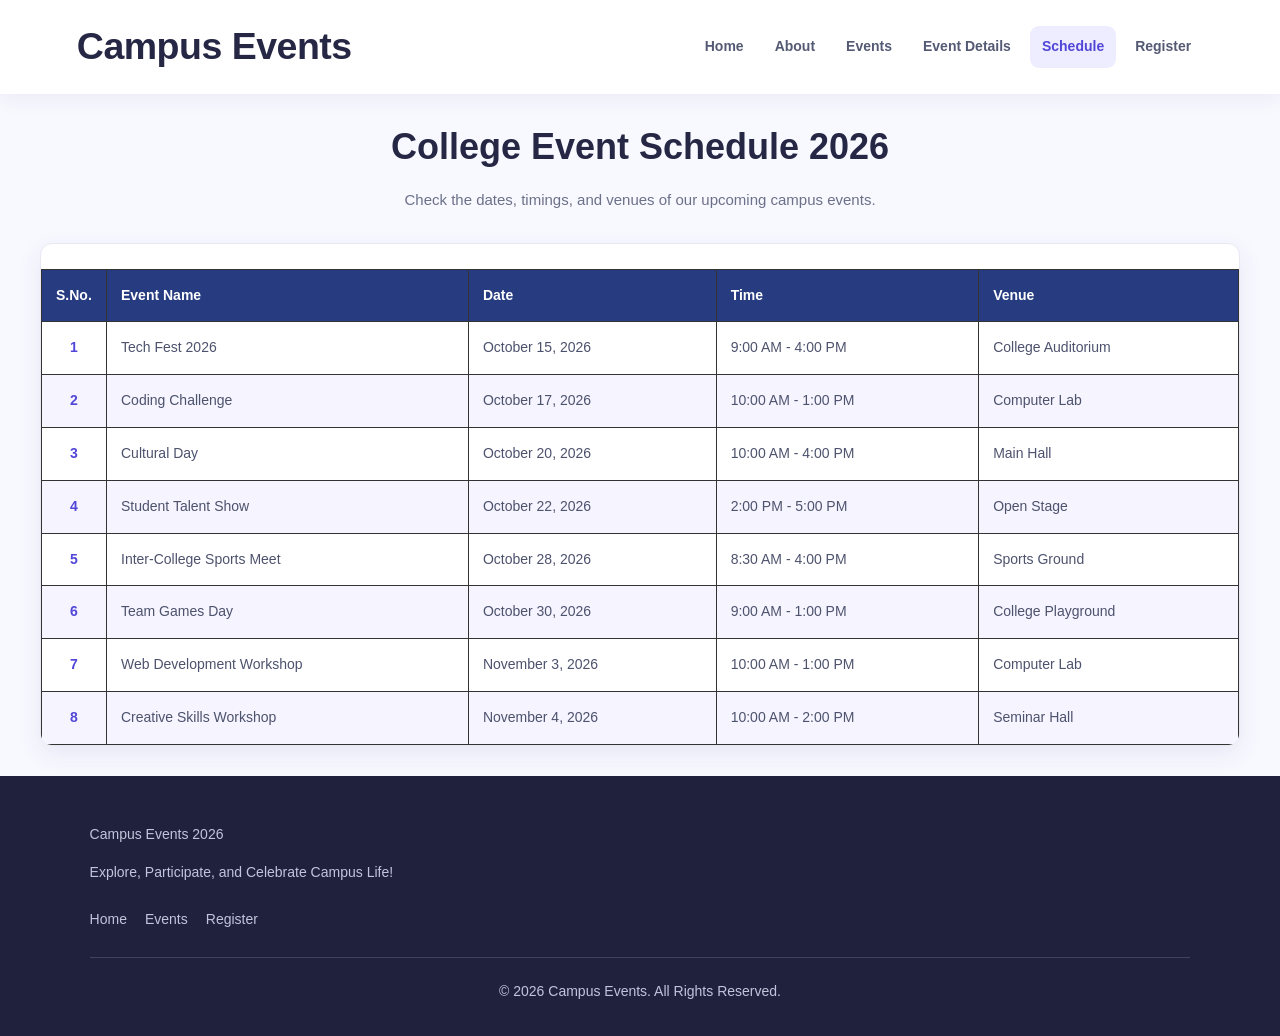
<file: schedule.html>
<!DOCTYPE html>
<html lang="en">
<head>
    <meta charset="UTF-8">
    <meta name="viewport" content="width=device-width, initial-scale=1.0">
    <title>Event Schedule | Campus Events</title>

    <link rel="stylesheet" href="style.css">

    <style>
        .schedule-table {
            width: 100%;
            border-collapse: collapse;
            margin-top: 25px;
            background-color: white;
        }

        .schedule-table th,
        .schedule-table td {
            border: 1px solid #333;
            padding: 14px;
            text-align: left;
        }

        .schedule-table th {
            background-color: #263b80;
            color: white;
        }

        .schedule-table tr:nth-child(even) {
            background-color: #f2f2f2;
        }

        .schedule-table-container {
            width: 95%;
            max-width: 1200px;
            margin: 30px auto;
            overflow-x: auto;
        }

        .schedule-heading {
            text-align: center;
            margin-top: 30px;
        }

        .schedule-description {
            text-align: center;
            margin: 15px;
        }
    </style>
</head>

<body>

    <!-- Navigation Bar -->
    <header class="navbar">
        <div class="logo">
            <h2>Campus Events</h2>
        </div>

        <nav>
            <ul class="nav-links">
                <li><a href="index.html">Home</a></li>
                <li><a href="about.html">About</a></li>
                <li><a href="event.html">Events</a></li>
                <li><a href="eventdetails.html">Event Details</a></li>
                <li><a href="schedule.html" class="active">Schedule</a></li>
                <li><a href="register.html">Register</a></li>
            </ul>
        </nav>
    </header>

    <!-- Schedule Section -->
    <main>
        <h1 class="schedule-heading">College Event Schedule 2026</h1>

        <p class="schedule-description">
            Check the dates, timings, and venues of our upcoming campus events.
        </p>

        <div class="schedule-table-container">
            <table class="schedule-table">
                <thead>
                    <tr>
                        <th>S.No.</th>
                        <th>Event Name</th>
                        <th>Date</th>
                        <th>Time</th>
                        <th>Venue</th>
                    </tr>
                </thead>

                <tbody>
                    <tr>
                        <td>1</td>
                        <td>Tech Fest 2026</td>
                        <td>October 15, 2026</td>
                        <td>9:00 AM - 4:00 PM</td>
                        <td>College Auditorium</td>
                    </tr>

                    <tr>
                        <td>2</td>
                        <td>Coding Challenge</td>
                        <td>October 17, 2026</td>
                        <td>10:00 AM - 1:00 PM</td>
                        <td>Computer Lab</td>
                    </tr>

                    <tr>
                        <td>3</td>
                        <td>Cultural Day</td>
                        <td>October 20, 2026</td>
                        <td>10:00 AM - 4:00 PM</td>
                        <td>Main Hall</td>
                    </tr>

                    <tr>
                        <td>4</td>
                        <td>Student Talent Show</td>
                        <td>October 22, 2026</td>
                        <td>2:00 PM - 5:00 PM</td>
                        <td>Open Stage</td>
                    </tr>

                    <tr>
                        <td>5</td>
                        <td>Inter-College Sports Meet</td>
                        <td>October 28, 2026</td>
                        <td>8:30 AM - 4:00 PM</td>
                        <td>Sports Ground</td>
                    </tr>

                    <tr>
                        <td>6</td>
                        <td>Team Games Day</td>
                        <td>October 30, 2026</td>
                        <td>9:00 AM - 1:00 PM</td>
                        <td>College Playground</td>
                    </tr>

                    <tr>
                        <td>7</td>
                        <td>Web Development Workshop</td>
                        <td>November 3, 2026</td>
                        <td>10:00 AM - 1:00 PM</td>
                        <td>Computer Lab</td>
                    </tr>

                    <tr>
                        <td>8</td>
                        <td>Creative Skills Workshop</td>
                        <td>November 4, 2026</td>
                        <td>10:00 AM - 2:00 PM</td>
                        <td>Seminar Hall</td>
                    </tr>
                </tbody>
            </table>
        </div>
    </main>

    <!-- Footer -->
    <footer class="footer">
        <div class="footer-content">
            <p>Campus Events 2026</p>
            <p>Explore, Participate, and Celebrate Campus Life!</p>

            <div class="footer-links">
                <a href="index.html">Home</a>
                <a href="event.html">Events</a>
                <a href="register.html">Register</a>
            </div>

            <p class="copyright">
                &copy; 2026 Campus Events. All Rights Reserved.
            </p>
        </div>
    </footer>

</body>
</html>
</file>
<file: style.css>
:root {
    --primary: #5146d8;
    --primary-dark: #3930a8;
    --secondary: #8877f5;
    --text-dark: #252744;
    --text-light: #6c7088;
    --white: #ffffff;
    --background: #f8f9ff;
    --light-purple: #eeedff;
    --border: #e7e8f3;
    --shadow: 0 8px 25px rgba(49, 43, 120, 0.09);
    --radius: 14px;
}

* {
    margin: 0;
    padding: 0;
    box-sizing: border-box;
}

html {
    scroll-behavior: smooth;
    scroll-padding-top: 100px;
}

body {
    font-family: Arial, Helvetica, sans-serif;
    background: var(--background);
    color: var(--text-dark);
    line-height: 1.7;
}

a {
    text-decoration: none;
    color: inherit;
}

img {
    display: block;
    max-width: 100%;
}

button,
input,
select,
textarea {
    font: inherit;
}

button,
a {
    -webkit-tap-highlight-color: transparent;
}

button:focus-visible,
a:focus-visible,
input:focus-visible,
select:focus-visible,
textarea:focus-visible {
    outline: 3px solid rgba(81, 70, 216, 0.35);
    outline-offset: 3px;
}


/* 2. NAVIGATION BAR */

.navbar {
    width: 100%;
    min-height: 76px;
    padding: 15px 6%;
    background: var(--white);
    display: flex;
    align-items: center;
    justify-content: space-between;
    gap: 24px;
    box-shadow: 0 4px 20px rgba(35, 30, 90, 0.07);
    position: sticky;
    top: 0;
    z-index: 1000;
}

.logo {
    font-size: 25px;
    font-weight: 800;
    color: var(--text-dark);
    letter-spacing: -0.5px;
    white-space: nowrap;
}

.logo span {
    color: var(--primary);
}

/* Remove bullets and unwanted navigation dots */

.navbar nav ul,
.navbar .nav-links,
.navbar .nav-links li {
    list-style: none !important;
    list-style-type: none !important;
}

.navbar nav ul::before,
.navbar nav ul::after,
.navbar .nav-links li::before,
.navbar .nav-links li::after {
    content: none !important;
    display: none !important;
}

.nav-links {
    display: flex;
    align-items: center;
    justify-content: center;
    gap: 7px;
    flex-wrap: wrap;
    margin: 0;
    padding: 0;
}

.nav-links li {
    margin: 0;
    padding: 0;
}

.nav-links a {
    display: block;
    padding: 9px 12px;
    border-radius: 9px;
    color: #555a74;
    font-size: 14px;
    font-weight: 600;
    white-space: nowrap;
    transition: background 0.25s ease,
                color 0.25s ease,
                transform 0.25s ease;
}

.nav-links a:hover,
.nav-links a.active {
    background: var(--light-purple);
    color: var(--primary);
}

.nav-links a:hover {
    transform: translateY(-2px);
}


/* 3. BUTTONS */

.btn {
    display: inline-block;
    padding: 12px 23px;
    border: 2px solid var(--primary);
    border-radius: 9px;
    background: var(--primary);
    color: var(--white);
    font-size: 14px;
    font-weight: 700;
    text-align: center;
    cursor: pointer;
    transition: background 0.25s ease,
                color 0.25s ease,
                transform 0.25s ease,
                box-shadow 0.25s ease;
}

.btn:hover {
    background: var(--primary-dark);
    border-color: var(--primary-dark);
    color: var(--white);
    transform: translateY(-2px);
    box-shadow: 0 8px 18px rgba(45, 37, 135, 0.18);
}

.btn:active {
    transform: translateY(0);
}

.secondary-btn {
    background: transparent;
    color: var(--primary);
    border-color: var(--primary);
}

.secondary-btn:hover {
    background: var(--primary);
    color: var(--white);
}

.reset-btn {
    background: var(--white);
    color: #555a74;
    border-color: #d7d9e8;
}

.reset-btn:hover {
    background: #f0f1f8;
    color: var(--text-dark);
    border-color: #c5c8dc;
}


/* 4. HOME PAGE HERO */

.hero {
    min-height: 460px;
    padding: 80px 8%;
    display: flex;
    align-items: center;
    justify-content: center;
    text-align: center;
    color: var(--white);
    background:
        linear-gradient(
            120deg,
            rgba(35, 30, 115, 0.92),
            rgba(91, 65, 211, 0.80)
        ),
        url("images/campus.jpg") center/cover no-repeat;
}

.hero-content {
    max-width: 850px;
}

.hero h1 {
    margin-bottom: 22px;
    font-size: clamp(36px, 5vw, 58px);
    line-height: 1.2;
    font-weight: 800;
    letter-spacing: -1px;
}

.hero p {
    max-width: 680px;
    margin: 0 auto 30px;
    color: #f0efff;
    font-size: 18px;
    line-height: 1.8;
}

.hero .btn {
    margin: 5px;
    padding: 14px 27px;
    background: var(--white);
    border-color: var(--white);
    color: var(--primary);
    font-size: 15px;
}

.hero .btn:hover {
    background: var(--light-purple);
    border-color: var(--light-purple);
    color: var(--primary-dark);
}


/* 5. COMMON SECTIONS AND HEADINGS */

.section {
    padding: 70px 7%;
}

.section-title {
    margin-bottom: 14px;
    color: var(--text-dark);
    font-size: clamp(26px, 3vw, 35px);
    line-height: 1.3;
    font-weight: 800;
    text-align: center;
    letter-spacing: -0.5px;
}

.section-description {
    max-width: 760px;
    margin: 0 auto 35px;
    color: var(--text-light);
    font-size: 15px;
    line-height: 1.9;
    text-align: center;
}

.section-heading {
    display: flex;
    align-items: center;
    justify-content: space-between;
    gap: 20px;
    margin-bottom: 30px;
}

.section-heading h2,
.section h2 {
    color: var(--text-dark);
    font-weight: 800;
    line-height: 1.3;
}

.section-heading h2 {
    font-size: 30px;
}

.view-all {
    color: var(--primary);
    font-size: 14px;
    font-weight: 700;
    white-space: nowrap;
}

.view-all:hover {
    color: var(--primary-dark);
}


/* 6. EVENT CARDS AND GRIDS */

.event-grid {
    display: grid;
    grid-template-columns: repeat(3, minmax(0, 1fr));
    gap: 25px;
    align-items: stretch;
}

.event-card {
    min-width: 0;
    height: 100%;
    overflow: hidden;
    display: flex;
    flex-direction: column;
    background: var(--white);
    border: 1px solid var(--border);
    border-radius: var(--radius);
    box-shadow: var(--shadow);
    transition: transform 0.3s ease,
                box-shadow 0.3s ease;
}

.event-card:hover {
    transform: translateY(-5px);
    box-shadow: 0 15px 35px rgba(49, 43, 120, 0.15);
}

.event-image {
    width: 100%;
    height: 220px;
    object-fit: cover;
    flex-shrink: 0;
}

.event-content {
    display: flex;
    flex: 1;
    flex-direction: column;
    align-items: flex-start;
    padding: 22px;
}

.tag {
    display: inline-block;
    margin-bottom: 12px;
    padding: 5px 12px;
    border-radius: 20px;
    font-size: 12px;
    font-weight: 700;
}

.tag.technical {
    background: #e8eaff;
    color: #4642c7;
}

.tag.cultural {
    background: #fff0e7;
    color: #bd5a25;
}

.tag.sports {
    background: #e2f8ed;
    color: #17824f;
}

.tag.workshop {
    background: #e5f5ff;
    color: #12618e;
}

.event-content h3 {
    margin-bottom: 12px;
    color: var(--text-dark);
    font-size: 20px;
    line-height: 1.4;
}

/* Event date, time and venue */

.event-meta {
    display: flex;
    flex-direction: column;
    gap: 3px;
    width: 100%;
    margin: 4px 0 14px;
    color: var(--text-light);
    font-size: 13px;
    line-height: 1.55;
}

.event-meta p {
    margin: 0;
    padding: 0;
    min-height: 0;
    line-height: 1.55;
}

.event-content > p {
    margin-bottom: 20px;
    color: var(--text-light);
    font-size: 14px;
    line-height: 1.8;
}

.event-content .btn {
    margin-top: auto;
    font-size: 13px;
}


/* 7. EVENT CATEGORIES - HOME PAGE */

.categories-section {
    background: #f0efff;
}

.categories-section > h2 {
    margin-bottom: 30px;
}

.category-grid {
    display: grid;
    grid-template-columns: repeat(4, minmax(0, 1fr));
    gap: 20px;
}

.category {
    min-height: 155px;
    padding: 25px 15px;
    display: flex;
    flex-direction: column;
    align-items: center;
    justify-content: center;
    gap: 12px;
    background: var(--white);
    border: 1px solid rgba(81, 70, 216, 0.08);
    border-radius: 13px;
    box-shadow: 0 5px 18px rgba(49, 43, 120, 0.05);
    color: var(--text-dark);
    font-size: 15px;
    font-weight: 700;
    text-align: center;
    transition: transform 0.25s ease,
                box-shadow 0.25s ease;
}

.category:hover {
    transform: translateY(-5px);
    box-shadow: var(--shadow);
}

.category-icon {
    font-size: 36px;
    line-height: 1.3;
}

.technical-bg:hover {
    background: #e8eaff;
}

.cultural-bg:hover {
    background: #fff0e7;
}

.sports-bg:hover {
    background: #e2f8ed;
}

.workshop-bg:hover {
    background: #e5f5ff;
}


/* 8. ABOUT PAGE */

.about-intro {
    margin: 12px 0 30px;
    color: var(--text-light);
    font-size: 15px;
    line-height: 1.9;
}

.about-content {
    display: grid;
    grid-template-columns: 1.2fr 1fr;
    align-items: center;
    gap: 40px;
}

.about-text h2 {
    margin-bottom: 20px;
    font-size: 29px;
}

.about-text p {
    margin-bottom: 18px;
    color: var(--text-light);
    font-size: 15px;
    line-height: 1.9;
}

.about-image img {
    width: 100%;
    height: 340px;
    object-fit: cover;
    border-radius: var(--radius);
    box-shadow: var(--shadow);
}

.about-content .btn {
    margin-top: 8px;
}


/* 9. EVENT DETAILS PAGE */

.eventdetails-section {
    padding-top: 55px;
}

.eventdetails-section .event-grid {
    margin-top: 30px;
}

.eventdetails-section .event-card {
    height: 100%;
}

.eventdetails-section .event-content {
    padding: 23px;
}


/* 10. SCHEDULE PAGE */

.schedule-heading {
    margin: 45px 15px 12px;
    color: var(--text-dark);
    font-size: clamp(27px, 4vw, 36px);
    font-weight: 800;
    line-height: 1.3;
    text-align: center;
}

.schedule-description {
    margin: 0 15px 25px;
    color: var(--text-light);
    font-size: 15px;
    text-align: center;
    line-height: 1.8;
}

.schedule-table-container {
    width: 90%;
    max-width: 1200px;
    margin: 30px auto 65px;
    overflow-x: auto;
    background: var(--white);
    border: 1px solid var(--border);
    border-radius: 12px;
    box-shadow: var(--shadow);
}

.schedule-table {
    width: 100%;
    min-width: 750px;
    border-collapse: collapse;
    background: var(--white);
    text-align: left;
}

.schedule-table thead {
    background: var(--primary);
    color: var(--white);
}

.schedule-table th,
.schedule-table td {
    padding: 16px 18px;
    border: 1px solid var(--border);
    vertical-align: middle;
}

.schedule-table th {
    background: var(--primary);
    color: var(--white);
    font-size: 14px;
    font-weight: 700;
    white-space: nowrap;
}

.schedule-table td {
    color: #4d526d;
    font-size: 14px;
}

.schedule-table tbody tr:nth-child(even) {
    background: #f5f4ff;
}

.schedule-table tbody tr {
    transition: background 0.2s ease;
}

.schedule-table tbody tr:hover {
    background: #eeedff;
}

.schedule-table td:first-child {
    width: 65px;
    color: var(--primary);
    font-weight: 700;
    text-align: center;
}


/* 11. REGISTRATION HERO */

.registration-hero {
    min-height: 380px;
    padding: 75px 8%;
    display: flex;
    align-items: center;
    justify-content: center;
    text-align: center;
    color: var(--white);
    background:
        linear-gradient(
            120deg,
            rgba(35, 30, 115, 0.94),
            rgba(91, 65, 211, 0.84)
        ),
        url("images/campus.jpg") center/cover no-repeat;
}

.registration-hero-content {
    max-width: 820px;
}

.hero-label {
    margin-bottom: 14px;
    color: #dcd8ff;
    font-size: 13px;
    font-weight: 800;
    letter-spacing: 3px;
}

.registration-hero h1 {
    margin-bottom: 20px;
    color: var(--white);
    font-size: clamp(34px, 5vw, 50px);
    font-weight: 800;
    line-height: 1.2;
}

.registration-hero p:not(.hero-label) {
    max-width: 680px;
    margin: 0 auto 28px;
    color: #f0efff;
    font-size: 16px;
    line-height: 1.9;
}

.registration-hero .btn {
    margin: 5px;
}

.registration-hero .btn:first-of-type {
    background: var(--white);
    border-color: var(--white);
    color: var(--primary);
}

.registration-hero .btn:first-of-type:hover {
    background: #eeedff;
}

.registration-hero .secondary-btn {
    background: transparent;
    border-color: rgba(255, 255, 255, 0.8);
    color: var(--white);
}

.registration-hero .secondary-btn:hover {
    background: var(--white);
    color: var(--primary);
}


/* 12. REGISTRATION BENEFITS */

.benefits-section {
    background: var(--white);
}

.benefits-grid {
    display: grid;
    grid-template-columns: repeat(4, minmax(0, 1fr));
    gap: 22px;
    margin-top: 35px;
}

.benefit-card {
    padding: 28px 20px;
    background: var(--white);
    border: 1px solid var(--border);
    border-radius: 13px;
    box-shadow: 0 5px 18px rgba(49, 43, 120, 0.05);
    text-align: center;
    transition: transform 0.25s ease,
                box-shadow 0.25s ease;
}

.benefit-card:hover {
    transform: translateY(-5px);
    box-shadow: var(--shadow);
}

.benefit-icon {
    margin-bottom: 15px;
    font-size: 36px;
}

.benefit-card h3 {
    margin-bottom: 10px;
    color: var(--text-dark);
    font-size: 17px;
}

.benefit-card p {
    color: var(--text-light);
    font-size: 14px;
    line-height: 1.8;
}


/* 13. REGISTRATION CATEGORY BUTTONS */

.category-section {
    background: #f0efff;
}

.category-buttons {
    display: flex;
    flex-wrap: wrap;
    align-items: center;
    justify-content: center;
    gap: 14px;
    margin-top: 25px;
}

.category-btn {
    display: inline-block;
    padding: 13px 20px;
    background: var(--white);
    border: 1px solid #dedbff;
    border-radius: 9px;
    color: var(--primary);
    font-size: 14px;
    font-weight: 700;
    text-align: center;
    transition: background 0.25s ease,
                color 0.25s ease,
                transform 0.25s ease;
}

.category-btn:hover {
    background: var(--primary);
    border-color: var(--primary);
    color: var(--white);
    transform: translateY(-3px);
}


/* 14. REGISTRATION FORM */

.registration-section {
    background: var(--background);
}

.registration-container {
    width: 100%;
    max-width: 850px;
    margin: 0 auto;
    padding: 35px;
    background: var(--white);
    border: 1px solid var(--border);
    border-radius: 16px;
    box-shadow: var(--shadow);
}

.registration-form {
    width: 100%;
}

.form-heading {
    margin: 12px 0 22px;
    padding-bottom: 10px;
    border-bottom: 2px solid #eeedff;
    color: var(--primary);
    font-size: 20px;
    font-weight: 800;
}

.form-heading:not(:first-child) {
    margin-top: 32px;
}

.form-group {
    display: flex;
    flex-direction: column;
    gap: 8px;
    margin-bottom: 21px;
}

.form-group label {
    color: var(--text-dark);
    font-size: 14px;
    font-weight: 700;
}

.form-group input,
.form-group select,
.form-group textarea {
    width: 100%;
    min-height: 47px;
    padding: 12px 14px;
    background: #fcfcff;
    border: 1px solid #dfe1ef;
    border-radius: 8px;
    color: var(--text-dark);
    font-size: 14px;
    transition: border-color 0.2s ease,
                box-shadow 0.2s ease;
}

.form-group input::placeholder,
.form-group textarea::placeholder {
    color: #999db2;
}

.form-group input:focus,
.form-group select:focus,
.form-group textarea:focus {
    outline: none;
    border-color: var(--primary);
    box-shadow: 0 0 0 3px rgba(81, 70, 216, 0.1);
}

.form-group textarea {
    min-height: 120px;
    resize: vertical;
}

.form-group select {
    cursor: pointer;
}

.checkbox-group {
    display: flex;
    flex-direction: row;
    align-items: flex-start;
    gap: 10px;
    margin-top: 25px;
}

.checkbox-group input[type="checkbox"] {
    width: 17px;
    min-height: 17px;
    height: 17px;
    margin-top: 4px;
    accent-color: var(--primary);
    flex-shrink: 0;
    cursor: pointer;
}

.checkbox-group label {
    font-weight: 500;
    line-height: 1.6;
    cursor: pointer;
}

.form-buttons {
    display: flex;
    flex-wrap: wrap;
    gap: 12px;
    margin-top: 25px;
}

.form-buttons .btn {
    min-width: 140px;
}

.form-note {
    margin-top: 18px;
    color: var(--text-light);
    font-size: 12px;
}


/* 15. REGISTRATION CALL TO ACTION */

.registration-cta {
    padding: 65px 7%;
    background: #eeedff;
    text-align: center;
}

.registration-cta h2 {
    margin-bottom: 15px;
    color: var(--text-dark);
    font-size: clamp(26px, 3vw, 34px);
    line-height: 1.3;
}

.registration-cta p {
    max-width: 700px;
    margin: 0 auto 25px;
    color: var(--text-light);
    font-size: 15px;
    line-height: 1.8;
}

.registration-cta .btn {
    margin: 5px;
}


/* 16. FOOTER */

.footer {
    padding: 45px 7% 20px;
    background: #20213d;
    color: #e4e5f5;
}

.footer-content {
    width: 100%;
    max-width: 1200px;
    margin: 0 auto;
}

.footer h3 {
    margin-bottom: 12px;
    color: var(--white);
    font-size: 23px;
}

.footer p {
    margin-bottom: 12px;
    color: #c2c4dc;
    font-size: 14px;
    line-height: 1.9;
}

.footer-links {
    display: flex;
    flex-direction: row;
    flex-wrap: wrap;
    align-items: center;
    gap: 18px;
    margin: 22px 0;
}

.footer-links a {
    color: #c2c4dc;
    font-size: 14px;
    transition: color 0.2s ease;
}

.footer-links a:hover {
    color: #b9b2ff;
}

.footer-social p {
    line-height: 2;
}

.copyright {
    margin-top: 25px;
    padding-top: 20px;
    border-top: 1px solid #41425c;
    color: #b7b9d0;
    font-size: 13px;
    text-align: center;
}


/* 17. TABLET RESPONSIVE DESIGN */

@media (max-width: 1000px) {

    .navbar {
        padding: 15px 4%;
        flex-direction: column;
        gap: 12px;
    }

    .nav-links {
        gap: 5px;
    }

    .event-grid {
        grid-template-columns: repeat(2, minmax(0, 1fr));
    }

    .category-grid,
    .benefits-grid {
        grid-template-columns: repeat(2, minmax(0, 1fr));
    }

    .about-content {
        grid-template-columns: 1fr 1fr;
        gap: 25px;
    }

    .footer {
        padding-left: 5%;
        padding-right: 5%;
    }

    .registration-container {
        padding: 28px;
    }
}


/* 18. MOBILE RESPONSIVE DESIGN */

@media (max-width: 600px) {

    .navbar {
        padding: 14px 4%;
        gap: 10px;
    }

    .logo {
        font-size: 22px;
    }

    .nav-links {
        width: 100%;
        justify-content: center;
        gap: 4px;
    }

    .nav-links a {
        padding: 7px 8px;
        font-size: 12px;
    }

    .hero {
        min-height: 390px;
        padding: 55px 6%;
    }

    .hero h1 {
        font-size: 35px;
    }

    .hero p {
        font-size: 15px;
    }

    .section {
        padding: 45px 5%;
    }

    .section-heading {
        align-items: flex-start;
        flex-direction: column;
        gap: 10px;
    }

    .section-heading h2 {
        font-size: 26px;
    }

    .section-description {
        margin-bottom: 27px;
        font-size: 14px;
    }

    .event-grid {
        grid-template-columns: 1fr;
        gap: 22px;
    }

    .event-image {
        height: 220px;
    }

    .event-content {
        padding: 20px;
    }

    .event-content > p {
        margin-bottom: 18px;
    }

    .category-grid,
    .benefits-grid {
        grid-template-columns: repeat(2, minmax(0, 1fr));
        gap: 13px;
    }

    .category {
        min-height: 130px;
        padding: 17px 10px;
        font-size: 13px;
    }

    .category-icon,
    .benefit-icon {
        font-size: 30px;
    }

    .benefit-card {
        padding: 22px 13px;
    }

    .benefit-card h3 {
        font-size: 15px;
    }

    .benefit-card p {
        font-size: 13px;
    }

    .about-content {
        grid-template-columns: 1fr;
        gap: 25px;
    }

    .about-image img {
        height: 240px;
    }

    .schedule-heading {
        margin-top: 30px;
        font-size: 28px;
    }

    .schedule-table-container {
        width: 92%;
        margin-top: 22px;
        margin-bottom: 45px;
    }

    .schedule-table th,
    .schedule-table td {
        padding: 12px;
        font-size: 13px;
    }

    .registration-hero {
        min-height: 360px;
        padding: 50px 6%;
    }

    .registration-hero h1 {
        font-size: 34px;
    }

    .registration-hero p:not(.hero-label) {
        font-size: 14px;
    }

    .registration-container {
        padding: 22px 17px;
    }

    .form-heading {
        font-size: 18px;
    }

    .form-buttons {
        flex-direction: column;
        align-items: stretch;
    }

    .form-buttons .btn {
        width: 100%;
    }

    .category-buttons {
        flex-direction: column;
        align-items: stretch;
    }

    .category-btn {
        width: 100%;
    }

    .registration-cta {
        padding: 45px 5%;
    }

    .footer {
        padding: 35px 6% 20px;
    }

    .footer-links {
        gap: 12px 17px;
    }

    .copyright {
        line-height: 1.8;
    }
}


/* 19. SMALL MOBILE SCREENS */

@media (max-width: 360px) {

    .hero h1 {
        font-size: 30px;
    }

    .nav-links a {
        padding: 6px 7px;
        font-size: 11px;
    }

    .category-grid,
    .benefits-grid {
        grid-template-columns: 1fr;
    }

    .registration-container {
        padding: 18px 13px;
    }

    .registration-hero h1 {
        font-size: 29px;
    }
}


/* 20. ACCESSIBILITY */

@media (prefers-reduced-motion: reduce) {

    html {
        scroll-behavior: auto;
    }

    *,
    *::before,
    *::after {
        animation-duration: 0.01ms !important;
        transition-duration: 0.01ms !important;
    }
}
</file>
